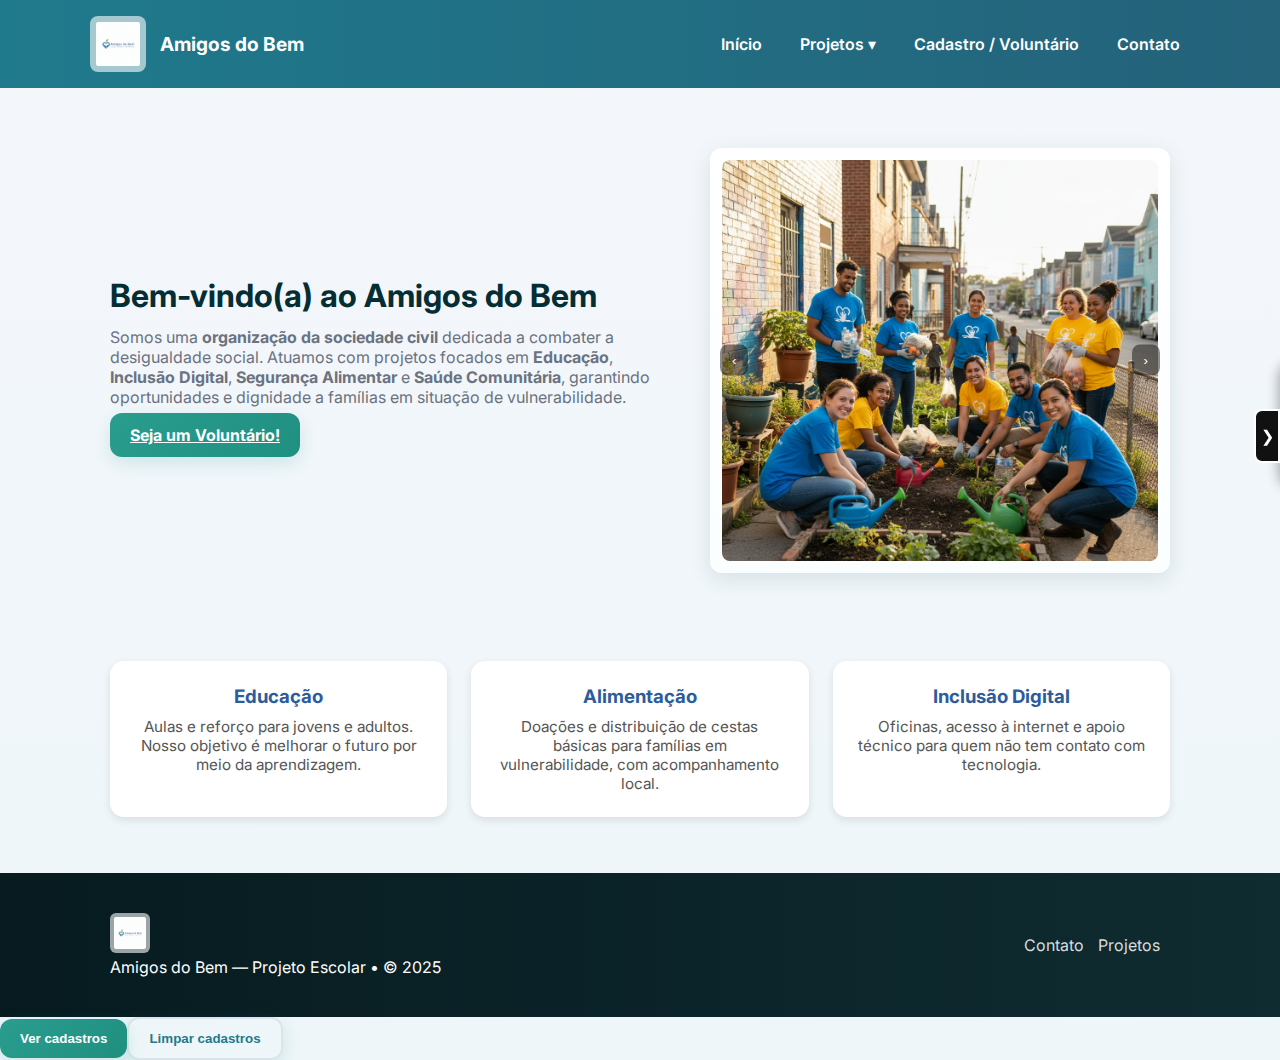
<file: HTML/index.html>
<!DOCTYPE html>
<html lang="pt-BR">
<head>
  <meta charset="UTF-8" />
  <meta name="viewport" content="width=device-width, initial-scale=1.0"/>
  <title>Amigos do Bem - Início</title>

  <link href="https://fonts.googleapis.com/css2?family=Inter:wght@300;400;600;700&display=swap" rel="stylesheet">

  <link rel="stylesheet" href="../CSS/style.css">
</head>
<body>
<header class="site-header" role="banner">
    <div class="container header-inner">
      <div class="brand">
        <img src="../IMG/logo.png" alt="Logo Amigos do Bem" class="logo" loading="lazy">
        <h1>Amigos do Bem</h1>
      </div>

      <button class="nav-toggle" aria-label="Abrir menu">☰</button>
      <div class="accessibility-drawer" id="accessibilityDrawer">
        <button id="drawerToggle" class="drawer-toggle">❯</button>

        <div class="drawer-content">
            <button id="toggle-dark" class="drawer-btn">🌙</button>
            <button id="toggle-contrast" class="drawer-btn">🌓</button>
        </div>
      </div>

      <nav class="main-nav">
        <ul>
          <li><a href="index.html" lang="pt">Início</a></li>
          <li class="has-submenu">
            <a href="projeto.html" aria-haspopup="true" aria-expanded="false">Projetos ▾</a>
            <ul class="submenu">
              <li><a href="projeto.html#educacao">Educação</a></li>
              <li><a href="projeto.html#alimentos">Alimentos</a></li>
              <li><a href="projeto.html#digital">Digital</a></li>
              <li><a href="projeto.html#saude">Saúde</a></li>
            </ul>
          </li>
          <li><a href="cadastro.html" lang="pt">Cadastro / Voluntário</a></li>
          <li><a href="contato.html" lang="pt">Contato</a></li>
        </ul>
      </nav>
    </div>
  </header>

  <main class="container" role="main">
    <section class="hero" aria-label="Introdução e Destaque">
      <div class="hero-info">
        <h2>Bem-vindo(a) ao Amigos do Bem</h2>
        <p>
          Somos uma
          <strong>organização da sociedade civil</strong> dedicada a combater a desigualdade social. Atuamos com projetos focados em
          <strong>Educação</strong>,
          <strong>Inclusão Digital</strong>,
          <strong>Segurança Alimentar</strong> e
          <strong>Saúde Comunitária</strong>,
          garantindo oportunidades e dignidade a famílias em situação de vulnerabilidade.
        </p>
        <a href="cadastro.html" class="btn">Seja um Voluntário!</a>
      </div>

      <div class="carousel" role="region" aria-label="Galeria de Destaques">
        <div class="carousel-track">
          <div class="carousel-item">
            <img src="../IMG/voluntariado.png" alt="Voluntários em ação em uma comunidade" loading="lazy">
          </div>
          <div class="carousel-item">
            <img src="../IMG/apoio_idosos.png" alt="Apoio a idosos" loading="lazy">
          </div>
          <div class="carousel-item">
            <img src="../IMG/criancas.png" alt="Crianças sorrindo em atividade escolar" loading="lazy">
          </div>
        </div>
        <button class="carousel-prev" aria-label="Anterior">‹</button>
        <button class="carousel-next" aria-label="Próximo">›</button>
      </div>
    </section>

    <section class="highlights" aria-label="Destaques">
      <div class="card highlight">
        <h3>Educação</h3>
        <p>Aulas e reforço para jovens e adultos. Nosso objetivo é melhorar o futuro por meio da aprendizagem.</p>
      </div>
      <div class="card highlight">
        <h3>Alimentação</h3>
        <p>Doações e distribuição de cestas básicas para famílias em vulnerabilidade, com acompanhamento local.</p>
      </div>
      <div class="card highlight">
        <h3>Inclusão Digital</h3>
        <p>Oficinas, acesso à internet e apoio técnico para quem não tem contato com tecnologia.</p>
      </div>
    </section>
  </main>

  <footer class="site-footer">
    <div class="container footer-inner">
      <div>
        <img src="../IMG/logo.png" alt="Logo" class="logo-sm" loading="lazy">
        <p>Amigos do Bem — Projeto Escolar • © 2025</p>
      </div>
      <div class="footer-links">
        <a href="contato.html">Contato</a>
        <a href="projeto.html">Projetos</a>
      </div>
    </div>
  </footer>
  <script src="../JS/script.js"></script> 
</body>
</html>
</file>
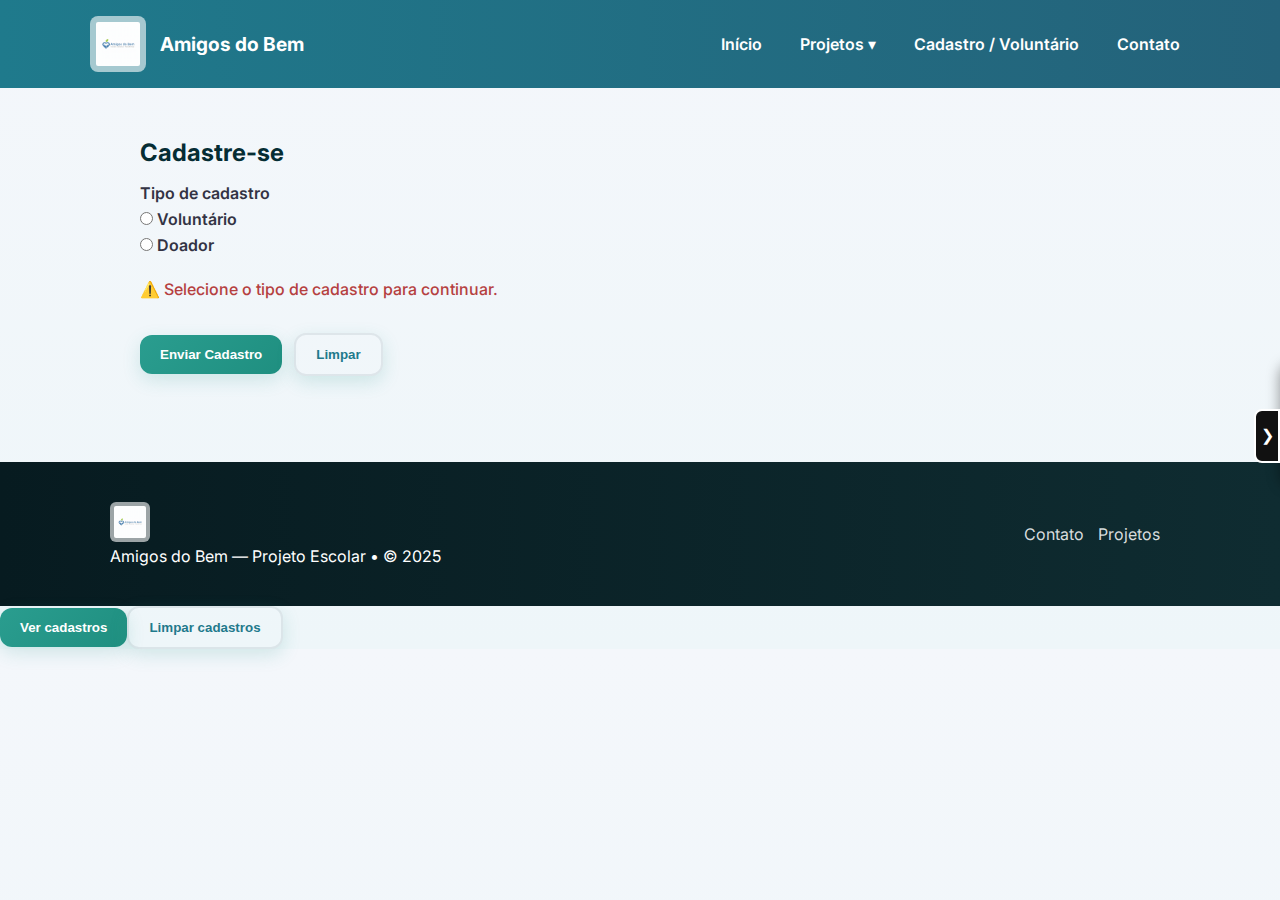
<file: HTML/cadastro.html>
<!DOCTYPE html>
<html lang="pt-BR">
<head>
  <meta charset="utf-8" />
  <meta name="viewport" content="width=device-width, initial-scale=1" />
  <title>Amigos do Bem - Cadastro de Voluntário</title>
  <link href="https://fonts.googleapis.com/css2?family=Inter:wght@300;400;600;700&display=swap" rel="stylesheet">
  <link rel="stylesheet" href="../CSS/style.min.css">
</head>
<body>
      <div class="accessibility-drawer" id="accessibilityDrawer">
        <button id="drawerToggle" class="drawer-toggle">❯</button>

        <div class="drawer-content">
            <button id="toggle-dark" class="drawer-btn">🌙</button>
            <button id="toggle-contrast" class="drawer-btn">🌓</button>
        </div>
      </div>
<header class="site-header" role="banner">
    <div class="container header-inner">
      <div class="brand">
        <img src="../IMG/logo.png" alt="Logo Amigos do Bem" class="logo" loading="lazy">
        <h1>Amigos do Bem</h1>
      </div>
      <button class="nav-toggle" aria-label="Abrir menu">☰</button>
      <nav class="main-nav">
        <ul>
          <li><a href="index.html" lang="pt">Início</a></li>
          <li class="has-submenu">
            <a href="projeto.html" aria-haspopup="true" aria-expanded="false">Projetos ▾</a>
            <ul class="submenu">
              <li><a href="projeto.html#educacao">Educação</a></li>
              <li><a href="projeto.html#alimentos">Alimentos</a></li>
              <li><a href="projeto.html#digital">Digital</a></li>
              <li><a href="projeto.html#saude">Saúde</a></li>
            </ul>
          </li>
          <li><a href="cadastro.html" lang="pt">Cadastro / Voluntário</a></li>
          <li><a href="contato.html" lang="pt">Contato</a></li>
        </ul>
      </nav>
    </div>
  </header>

  <main class="container" role="main">
    <section class="form-section">
      <h2>Cadastre-se</h2>

      <form id="cadastroForm" novalidate>
        <div class="form-group tipo-cadastro">
          <label>Tipo de cadastro</label>
          <div class="radio-group">
            <label><input type="radio" name="tipo" value="voluntario" required> Voluntário</label>
            <label><input type="radio" name="tipo" value="doador"> Doador</label>
          </div>
        </div>

        <p id="avisoSelecao" style="color: rgb(181, 64, 64); font-weight: 500; display: block; margin-bottom: 1em;">
          ⚠️ Selecione o tipo de cadastro para continuar.
        </p>

        <fieldset id="dadosPessoaisFieldset" style="display:none;">

           <p id="avisoObrigatorio" style="color: rgb(181, 64, 64); font-weight: 500; display: block; margin-bottom: 1em;">
              ⚠️ Todos os campos abaixo são obrigatórios.
            </p>

          <legend>Dados Pessoais</legend>

          <label for="nome">Nome Completo</label>
          <input type="text" id="nome" name="nome" required placeholder="Seu nome completo">

          <label for="email">E-mail</label>
          <input type="email" id="email" name="email" required placeholder="seuemail@exemplo.com">

          <label for="cpf">CPF</label>
          <input type="text" id="cpf" name="cpf" required placeholder="000.000.000-00" inputmode="numeric" maxlength="14">

          <label for="telefone">Telefone</label>
          <input type="tel" id="telefone" name="telefone" required placeholder="(00) 90000-0000" inputmode="tel" maxlength="15">
          
          <label for="data_nascimento">Data de Nascimento</label>
          <input type="date" id="data_nascimento" name="data_nascimento" required>
        </fieldset>

        <fieldset id="enderecoFieldset" style="display:none;">
            <legend>Endereço</legend>

          <label for="cep">CEP</label>
          <input type="text" id="cep" name="cep" required placeholder="00000-000" inputmode="numeric" maxlength="9">

          <label for="endereco">Endereço</label>
          <input type="text" id="endereco" name="endereco" required placeholder="Rua, número e complemento">
          
          <label for="bairro">Bairro</label>
          <input type="text" id="bairro" name="bairro" required placeholder="Seu bairro">
            
          <label for="cidade">Cidade</label>
          <input type="text" id="cidade" name="cidade" required placeholder="Sua cidade">
          
          <label for="estado">Estado</label>
          <select id="estado" name="estado" required>
            <option value="">Selecione o Estado</option>
            <option value="AC">Acre</option>
            <option value="AL">Alagoas</option>
            <option value="AP">Amapá</option>
            <option value="AM">Amazonas</option>
            <option value="BA">Bahia</option>
            <option value="CE">Ceará</option>
            <option value="DF">Distrito Federal</option>
            <option value="ES">Espírito Santo</option>
            <option value="GO">Goiás</option>
            <option value="MA">Maranhão</option>
            <option value="MT">Mato Grosso</option>
            <option value="MS">Mato Grosso do Sul</option>
            <option value="MG">Minas Gerais</option>
            <option value="PA">Pará</option>
            <option value="PB">Paraíba</option>
            <option value="PR">Paraná</option>
            <option value="PE">Pernambuco</option>
            <option value="PI">Piauí</option>
            <option value="RJ">Rio de Janeiro</option>
            <option value="RN">Rio Grande do Norte</option>
            <option value="RS">Rio Grande do Sul</option>
            <option value="RO">Rondônia</option>
            <option value="RR">Roraima</option>
            <option value="SC">Santa Catarina</option>
            <option value="SP">São Paulo</option>
            <option value="SE">Sergipe</option>
            <option value="TO">Tocantins</option>
          </select>

        </fieldset>

        <fieldset id="infoAdicional" style="display:none;">
          <legend>Informações Adicionais</legend>
          
          <div id="areaInteresseContainer" style="display:none;">
            <label for="area">Área de interesse</label>
            <select id="area" name="area">
              <option value="">Selecione uma área</option>
              <option>Educação</option>
              <option>Alimentos</option>
              <option>Inclusão digital</option>
              <option>Administração</option>
            </select>
          </div>

          <div id="valorDoacaoContainer" style="display:none;">
            <label for="valor_doacao">Valor da doação (R$)</label>
            <input type="number" id="valor_doacao" name="valor_doacao" min="1" step="0.01" placeholder="Ex: 50.00">
          </div>

          <label for="mensagem" id="mensagemLabel">Por que deseja participar?</label>
          <textarea id="mensagem" name="mensagem" rows="4" placeholder="Conte-nos sua motivação..." required></textarea>
        </fieldset>

        <div class="form-actions">
          <button type="submit" class="btn">Enviar Cadastro</button>
          <button type="reset" class="btn btn-ghost">Limpar</button>
        </div>
      </form>

      <!-- Espaço para a listagem (renderizada pelo script) -->
      <div id="lista-voluntarios" style="display:none;"></div>
      
    </section>
  </main>

  <footer class="site-footer">
    <div class="container footer-inner">
      <div>
        <img src="../IMG/logo.png" alt="Logo" class="logo-sm" loading="lazy">
        <p>Amigos do Bem — Projeto Escolar • © 2025</p>
      </div>
      <div class="footer-links">
        <a href="contato.html">Contato</a>
        <a href="projeto.html">Projetos</a>
      </div>
    </div>
  </footer>
  <script src="../JS/script.min.js"></script>
</body>
</html>
</file>
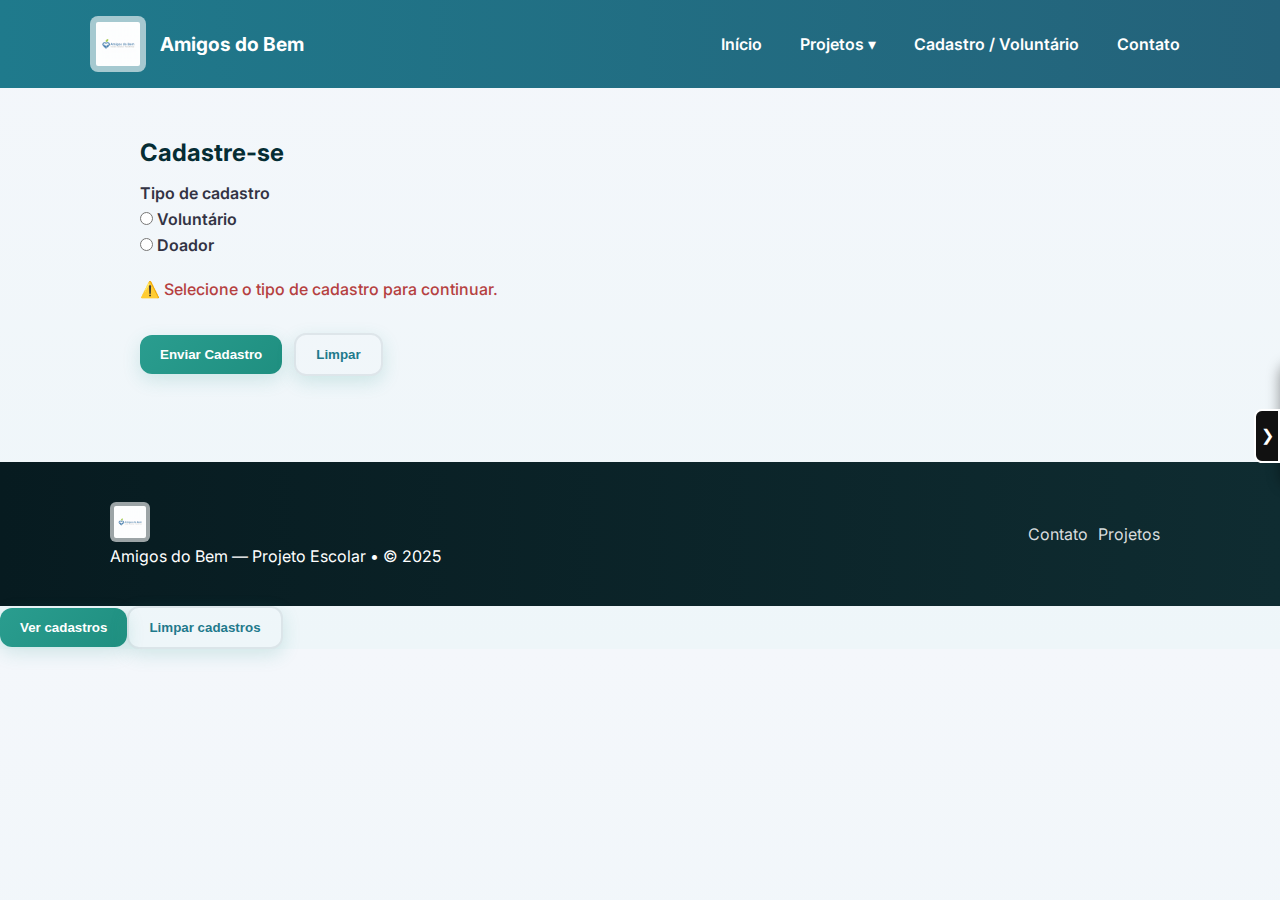
<file: HTML/cadastro.min.html>
<!DOCTYPE html><html lang="pt-BR"><head><meta charset="utf-8" /><meta name="viewport" content="width=device-width, initial-scale=1" /><title>Amigos do Bem - Cadastro de Voluntário</title><link href="https://fonts.googleapis.com/css2?family=Inter:wght@300;400;600;700&display=swap" rel="stylesheet"><link rel="stylesheet" href="../CSS/style.min.css"></head><body><div class="accessibility-drawer" id="accessibilityDrawer"><button id="drawerToggle" class="drawer-toggle">❯</button><div class="drawer-content"><button id="toggle-dark" class="drawer-btn">🌙</button><button id="toggle-contrast" class="drawer-btn">🌓</button></div></div><header class="site-header" role="banner"><div class="container header-inner"><div class="brand"><img src="../IMG/logo.png" alt="Logo Amigos do Bem" class="logo" loading="lazy"><h1>Amigos do Bem</h1></div><button class="nav-toggle" aria-label="Abrir menu">☰</button><nav class="main-nav"><ul><li><a href="index.html" lang="pt">Início</a></li><li class="has-submenu"><a href="projeto.html" aria-haspopup="true" aria-expanded="false">Projetos ▾</a><ul class="submenu"><li><a href="projeto.html#educacao">Educação</a></li><li><a href="projeto.html#alimentos">Alimentos</a></li><li><a href="projeto.html#digital">Digital</a></li><li><a href="projeto.html#saude">Saúde</a></li></ul></li><li><a href="cadastro.html" lang="pt">Cadastro / Voluntário</a></li><li><a href="contato.html" lang="pt">Contato</a></li></ul></nav></div></header><main class="container" role="main"><section class="form-section"><h2>Cadastre-se</h2><form id="cadastroForm" novalidate><div class="form-group tipo-cadastro"><label>Tipo de cadastro</label><div class="radio-group"><label><input type="radio" name="tipo" value="voluntario" required> Voluntário</label><label><input type="radio" name="tipo" value="doador"> Doador</label></div></div><p id="avisoSelecao" style="color: rgb(181, 64, 64); font-weight: 500; display: block; margin-bottom: 1em;"> ⚠️ Selecione o tipo de cadastro para continuar. </p><fieldset id="dadosPessoaisFieldset" style="display:none;"><p id="avisoObrigatorio" style="color: rgb(181, 64, 64); font-weight: 500; display: block; margin-bottom: 1em;"> ⚠️ Todos os campos abaixo são obrigatórios. </p><legend>Dados Pessoais</legend><label for="nome">Nome Completo</label><input type="text" id="nome" name="nome" required placeholder="Seu nome completo"><label for="email">E-mail</label><input type="email" id="email" name="email" required placeholder="seuemail@exemplo.com"><label for="cpf">CPF</label><input type="text" id="cpf" name="cpf" required placeholder="000.000.000-00" inputmode="numeric" maxlength="14"><label for="telefone">Telefone</label><input type="tel" id="telefone" name="telefone" required placeholder="(00) 90000-0000" inputmode="tel" maxlength="15"><label for="data_nascimento">Data de Nascimento</label><input type="date" id="data_nascimento" name="data_nascimento" required></fieldset><fieldset id="enderecoFieldset" style="display:none;"><legend>Endereço</legend><label for="cep">CEP</label><input type="text" id="cep" name="cep" required placeholder="00000-000" inputmode="numeric" maxlength="9"><label for="endereco">Endereço</label><input type="text" id="endereco" name="endereco" required placeholder="Rua, número e complemento"><label for="bairro">Bairro</label><input type="text" id="bairro" name="bairro" required placeholder="Seu bairro"><label for="cidade">Cidade</label><input type="text" id="cidade" name="cidade" required placeholder="Sua cidade"><label for="estado">Estado</label><select id="estado" name="estado" required><option value="">Selecione o Estado</option><option value="AC">Acre</option><option value="AL">Alagoas</option><option value="AP">Amapá</option><option value="AM">Amazonas</option><option value="BA">Bahia</option><option value="CE">Ceará</option><option value="DF">Distrito Federal</option><option value="ES">Espírito Santo</option><option value="GO">Goiás</option><option value="MA">Maranhão</option><option value="MT">Mato Grosso</option><option value="MS">Mato Grosso do Sul</option><option value="MG">Minas Gerais</option><option value="PA">Pará</option><option value="PB">Paraíba</option><option value="PR">Paraná</option><option value="PE">Pernambuco</option><option value="PI">Piauí</option><option value="RJ">Rio de Janeiro</option><option value="RN">Rio Grande do Norte</option><option value="RS">Rio Grande do Sul</option><option value="RO">Rondônia</option><option value="RR">Roraima</option><option value="SC">Santa Catarina</option><option value="SP">São Paulo</option><option value="SE">Sergipe</option><option value="TO">Tocantins</option></select></fieldset><fieldset id="infoAdicional" style="display:none;"><legend>Informações Adicionais</legend><div id="areaInteresseContainer" style="display:none;"><label for="area">Área de interesse</label><select id="area" name="area"><option value="">Selecione uma área</option><option>Educação</option><option>Alimentos</option><option>Inclusão digital</option><option>Administração</option></select></div><div id="valorDoacaoContainer" style="display:none;"><label for="valor_doacao">Valor da doação (R$)</label><input type="number" id="valor_doacao" name="valor_doacao" min="1" step="0.01" placeholder="Ex: 50.00"></div><label for="mensagem" id="mensagemLabel">Por que deseja participar?</label><textarea id="mensagem" name="mensagem" rows="4" placeholder="Conte-nos sua motivação..." required></textarea></fieldset><div class="form-actions"><button type="submit" class="btn">Enviar Cadastro</button><button type="reset" class="btn btn-ghost">Limpar</button></div></form><div id="lista-voluntarios" style="display:none;"></div></section></main><footer class="site-footer"><div class="container footer-inner"><div><img src="../IMG/logo.png" alt="Logo" class="logo-sm" loading="lazy"><p>Amigos do Bem — Projeto Escolar • © 2025</p></div><div class="footer-links"><a href="contato.html">Contato</a><a href="projeto.html">Projetos</a></div></div></footer><script src="../JS/script.min.js"></script></body></html>
</file>
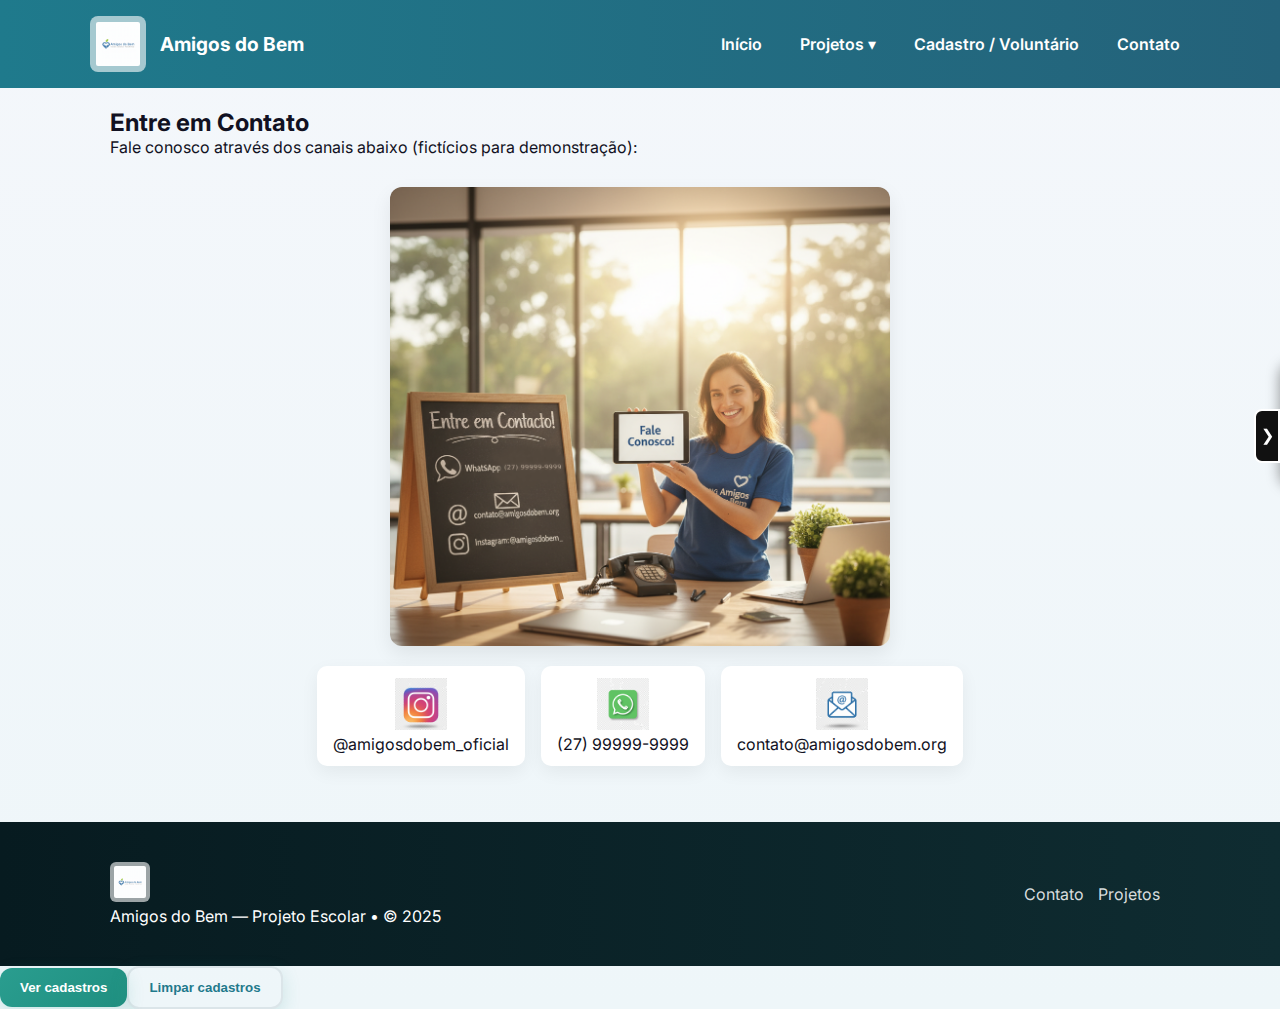
<file: HTML/contato.html>
<!DOCTYPE html>
<html lang="pt-BR">
<head>
  <meta charset="utf-8" />
  <meta name="viewport" content="width=device-width, initial-scale=1" />
  <title>Amigos do Bem - Contato</title>
  <link href="https://fonts.googleapis.com/css2?family=Inter:wght@300;400;600;700&display=swap" rel="stylesheet">
  <link rel="stylesheet" href="../CSS/style.css">
</head>
<body>
      <div class="accessibility-drawer" id="accessibilityDrawer">
        <button id="drawerToggle" class="drawer-toggle">❯</button>

        <div class="drawer-content">
            <button id="toggle-dark" class="drawer-btn">🌙</button>
            <button id="toggle-contrast" class="drawer-btn">🌓</button>
        </div>
      </div>
<header class="site-header" role="banner">
    <div class="container header-inner">
      <div class="brand">
        <img src="../IMG/logo.png" alt="Logo Amigos do Bem" class="logo" loading="lazy">
        <h1>Amigos do Bem</h1>
      </div>
      <button class="nav-toggle" aria-label="Abrir menu">☰</button>
      <nav class="main-nav">
        <ul>
          <li><a href="index.html" lang="pt">Início</a></li>
          <li class="has-submenu">
            <a href="projeto.html" aria-haspopup="true" aria-expanded="false">Projetos ▾</a>
            <ul class="submenu">
              <li><a href="projeto.html#educacao">Educação</a></li>
              <li><a href="projeto.html#alimentos">Alimentos</a></li>
              <li><a href="projeto.html#digital">Digital</a></li>
              <li><a href="projeto.html#saude">Saúde</a></li>
            </ul>
          </li>
          <li><a href="cadastro.html" lang="pt">Cadastro / Voluntário</a></li>
          <li><a href="contato.html" lang="pt">Contato</a></li>
        </ul>
      </nav>
    </div>
  </header>

  <main class="container" role="main">
    <section class="contact">
      <h2>Entre em Contato</h2>
      <p>Fale conosco através dos canais abaixo (fictícios para demonstração):</p>

      <div class="contact-image">
        <img src="../IMG/contato.png" alt="Equipe Amigos do Bem em ação" class="img-contato" loading="lazy">
      </div>

      <div class="contact-grid">
        <div class="contact-item">
          <img src="../IMG/instagram.png" alt="Instagram" loading="lazy">
          <p>@amigosdobem_oficial</p>
        </div>
        <div class="contact-item">
          <img src="../IMG/whatsapp.png" alt="WhatsApp" loading="lazy">
          <p>(27) 99999-9999</p>
        </div>
        <div class="contact-item">
          <img src="../IMG/email.png" alt="Email" loading="lazy">
          <p>contato@amigosdobem.org</p>
        </div>
      </div>
    </section>
  </main>

  <footer class="site-footer">
    <div class="container footer-inner">
      <div>
        <img src="../IMG/logo.png" alt="Logo" class="logo-sm" loading="lazy">
        <p>Amigos do Bem — Projeto Escolar • © 2025</p>
      </div>
      <div class="footer-links">
        <a href="contato.html">Contato</a>
        <a href="projeto.html">Projetos</a>
      </div>
    </div>
  </footer>
  <script src="../JS/script.js"></script>
</body>
</html>
</file>
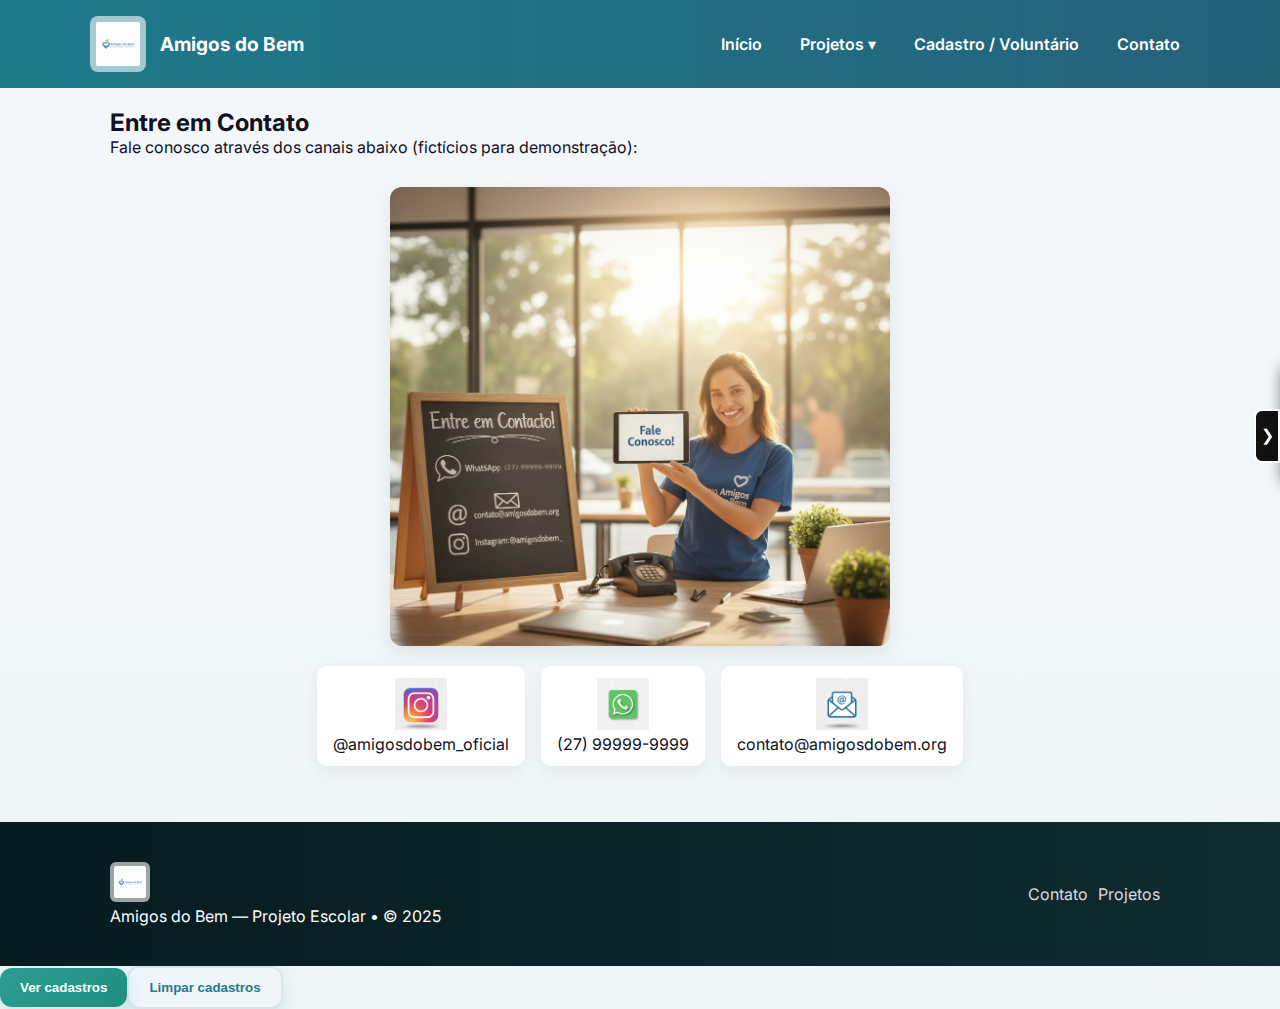
<file: HTML/contato.min.html>
<!DOCTYPE html><html lang="pt-BR"><head><meta charset="utf-8" /><meta name="viewport" content="width=device-width, initial-scale=1" /><title>Amigos do Bem - Contato</title><link href="https://fonts.googleapis.com/css2?family=Inter:wght@300;400;600;700&display=swap" rel="stylesheet"><link rel="stylesheet" href="../CSS/style.min.css"></head><body><div class="accessibility-drawer" id="accessibilityDrawer"><button id="drawerToggle" class="drawer-toggle">❯</button><div class="drawer-content"><button id="toggle-dark" class="drawer-btn">🌙</button><button id="toggle-contrast" class="drawer-btn">🌓</button></div></div><header class="site-header" role="banner"><div class="container header-inner"><div class="brand"><img src="../IMG/logo.png" alt="Logo Amigos do Bem" class="logo" loading="lazy"><h1>Amigos do Bem</h1></div><button class="nav-toggle" aria-label="Abrir menu">☰</button><nav class="main-nav"><ul><li><a href="index.html" lang="pt">Início</a></li><li class="has-submenu"><a href="projeto.html" aria-haspopup="true" aria-expanded="false">Projetos ▾</a><ul class="submenu"><li><a href="projeto.html#educacao">Educação</a></li><li><a href="projeto.html#alimentos">Alimentos</a></li><li><a href="projeto.html#digital">Digital</a></li><li><a href="projeto.html#saude">Saúde</a></li></ul></li><li><a href="cadastro.html" lang="pt">Cadastro / Voluntário</a></li><li><a href="contato.html" lang="pt">Contato</a></li></ul></nav></div></header><main class="container" role="main"><section class="contact"><h2>Entre em Contato</h2><p>Fale conosco através dos canais abaixo (fictícios para demonstração):</p><div class="contact-image"><img src="../IMG/contato.png" alt="Equipe Amigos do Bem em ação" class="img-contato" loading="lazy"></div><div class="contact-grid"><div class="contact-item"><img src="../IMG/instagram.png" alt="Instagram" loading="lazy"><p>@amigosdobem_oficial</p></div><div class="contact-item"><img src="../IMG/whatsapp.png" alt="WhatsApp" loading="lazy"><p>(27) 99999-9999</p></div><div class="contact-item"><img src="../IMG/email.png" alt="Email" loading="lazy"><p>contato@amigosdobem.org</p></div></div></section></main><footer class="site-footer"><div class="container footer-inner"><div><img src="../IMG/logo.png" alt="Logo" class="logo-sm" loading="lazy"><p>Amigos do Bem — Projeto Escolar • © 2025</p></div><div class="footer-links"><a href="contato.html">Contato</a><a href="projeto.html">Projetos</a></div></div></footer><script src="../JS/script.min.js"></script></body></html>
</file>
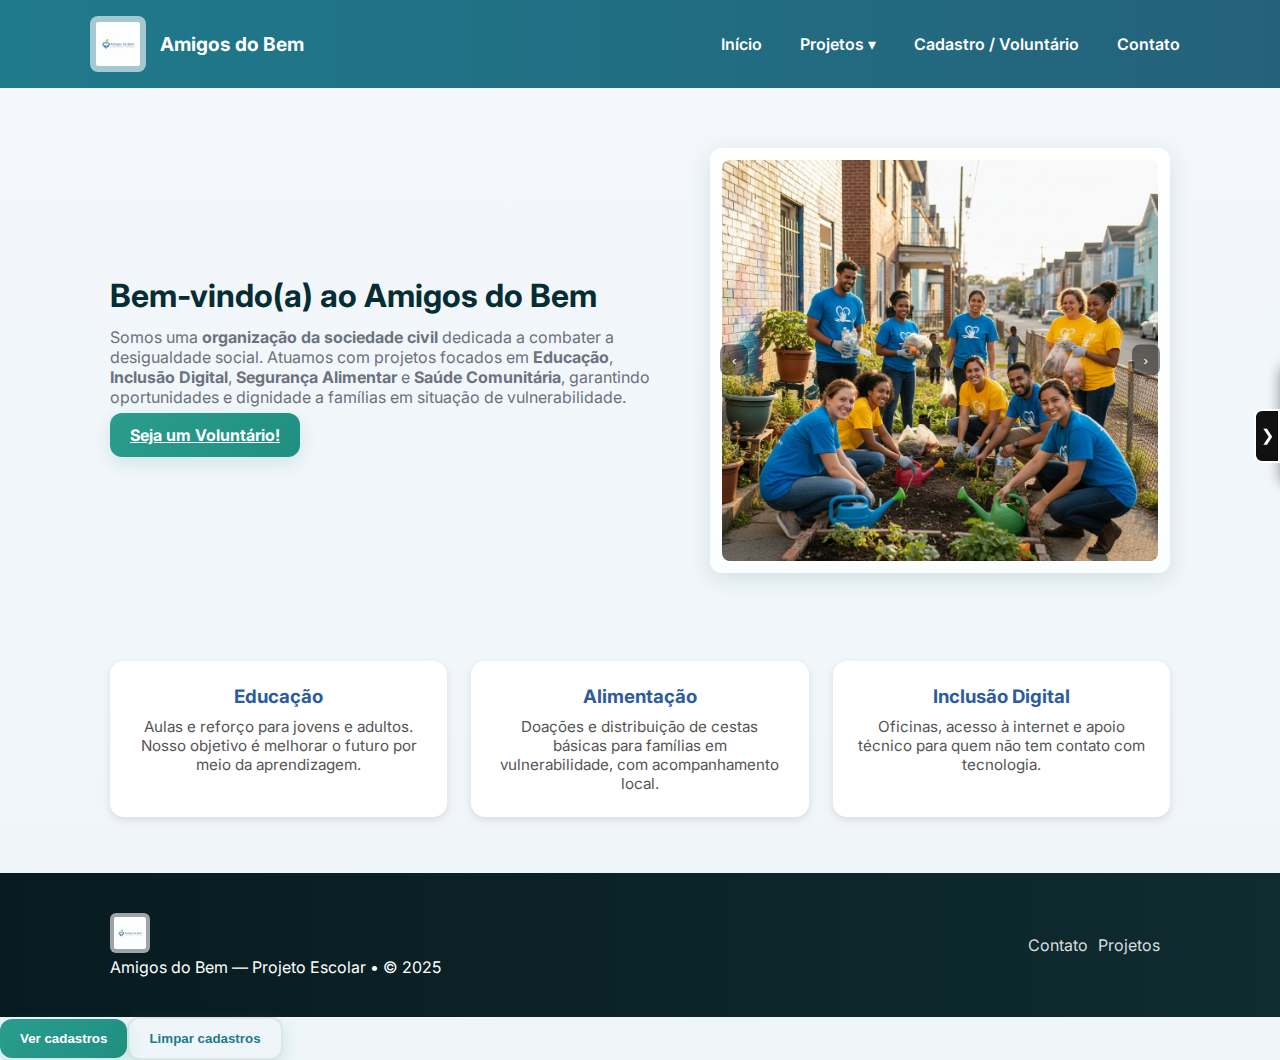
<file: HTML/index.min.html>
<!DOCTYPE html><html lang="pt-BR"><head><meta charset="UTF-8" /><meta name="viewport" content="width=device-width, initial-scale=1.0"/><title>Amigos do Bem - Início</title><link href="https://fonts.googleapis.com/css2?family=Inter:wght@300;400;600;700&display=swap" rel="stylesheet"><link rel="stylesheet" href="../CSS/style.min.css"></head><body><header class="site-header" role="banner"><div class="container header-inner"><div class="brand"><img src="../IMG/logo.png" alt="Logo Amigos do Bem" class="logo" loading="lazy"><h1>Amigos do Bem</h1></div><button class="nav-toggle" aria-label="Abrir menu">☰</button><div class="accessibility-drawer" id="accessibilityDrawer"><button id="drawerToggle" class="drawer-toggle">❯</button><div class="drawer-content"><button id="toggle-dark" class="drawer-btn">🌙</button><button id="toggle-contrast" class="drawer-btn">🌓</button></div></div><nav class="main-nav"><ul><li><a href="index.html" lang="pt">Início</a></li><li class="has-submenu"><a href="projeto.html" aria-haspopup="true" aria-expanded="false">Projetos ▾</a><ul class="submenu"><li><a href="projeto.html#educacao">Educação</a></li><li><a href="projeto.html#alimentos">Alimentos</a></li><li><a href="projeto.html#digital">Digital</a></li><li><a href="projeto.html#saude">Saúde</a></li></ul></li><li><a href="cadastro.html" lang="pt">Cadastro / Voluntário</a></li><li><a href="contato.html" lang="pt">Contato</a></li></ul></nav></div></header><main class="container" role="main"><section class="hero" aria-label="Introdução e Destaque"><div class="hero-info"><h2>Bem-vindo(a) ao Amigos do Bem</h2><p> Somos uma <strong>organização da sociedade civil</strong> dedicada a combater a desigualdade social. Atuamos com projetos focados em <strong>Educação</strong>, <strong>Inclusão Digital</strong>, <strong>Segurança Alimentar</strong> e <strong>Saúde Comunitária</strong>, garantindo oportunidades e dignidade a famílias em situação de vulnerabilidade. </p><a href="cadastro.html" class="btn">Seja um Voluntário!</a></div><div class="carousel" role="region" aria-label="Galeria de Destaques"><div class="carousel-track"><div class="carousel-item"><img src="../IMG/voluntariado.png" alt="Voluntários em ação em uma comunidade" loading="lazy"></div><div class="carousel-item"><img src="../IMG/apoio_idosos.png" alt="Apoio a idosos" loading="lazy"></div><div class="carousel-item"><img src="../IMG/criancas.png" alt="Crianças sorrindo em atividade escolar" loading="lazy"></div></div><button class="carousel-prev" aria-label="Anterior">‹</button><button class="carousel-next" aria-label="Próximo">›</button></div></section><section class="highlights" aria-label="Destaques"><div class="card highlight"><h3>Educação</h3><p>Aulas e reforço para jovens e adultos. Nosso objetivo é melhorar o futuro por meio da aprendizagem.</p></div><div class="card highlight"><h3>Alimentação</h3><p>Doações e distribuição de cestas básicas para famílias em vulnerabilidade, com acompanhamento local.</p></div><div class="card highlight"><h3>Inclusão Digital</h3><p>Oficinas, acesso à internet e apoio técnico para quem não tem contato com tecnologia.</p></div></section></main><footer class="site-footer"><div class="container footer-inner"><div><img src="../IMG/logo.png" alt="Logo" class="logo-sm" loading="lazy"><p>Amigos do Bem — Projeto Escolar • © 2025</p></div><div class="footer-links"><a href="contato.html">Contato</a><a href="projeto.html">Projetos</a></div></div></footer><script src="../JS/script.min.js"></script></body></html>
</file>
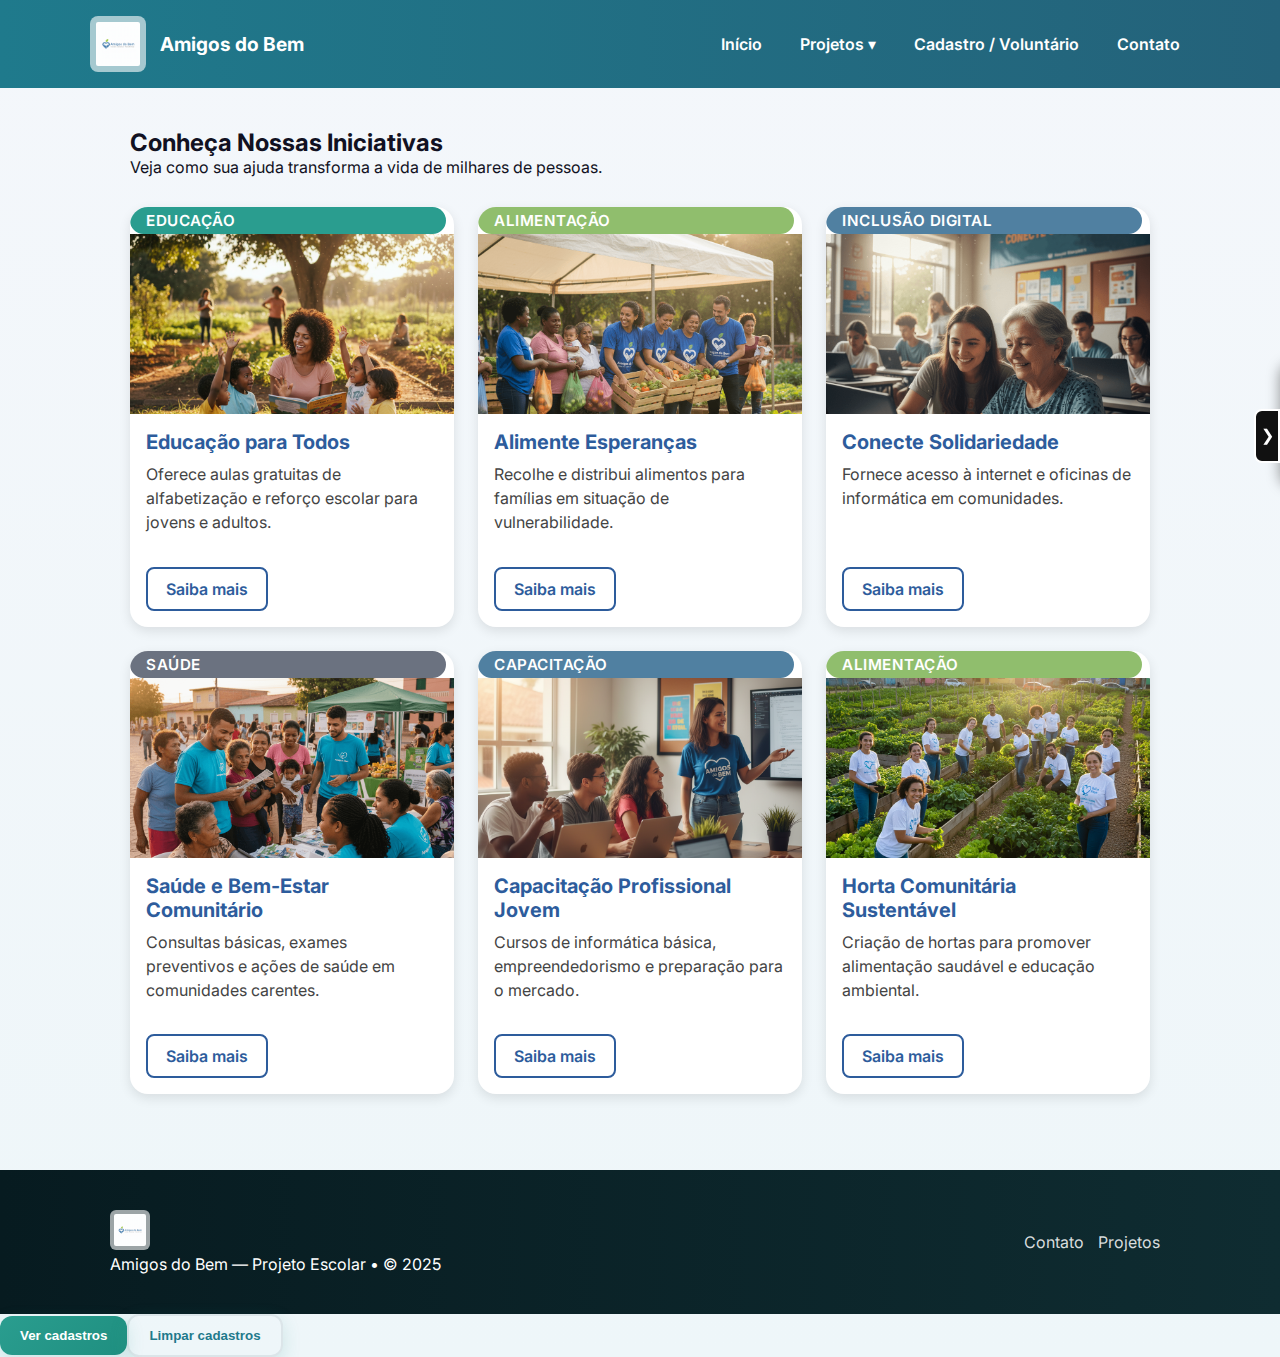
<file: HTML/projeto.html>
<!DOCTYPE html>
<html lang="pt-BR">
<head>
  <meta charset="utf-8" />
  <meta name="viewport" content="width=device-width, initial-scale=1" />
  <title>Amigos do Bem - Projetos</title>
  <link href="https://fonts.googleapis.com/css2?family=Inter:wght@300;400;600;700&display=swap" rel="stylesheet">
  <link rel="stylesheet" href="../CSS/style.css">
</head>
<body>
      <div class="accessibility-drawer" id="accessibilityDrawer">
        <button id="drawerToggle" class="drawer-toggle">❯</button>

        <div class="drawer-content">
            <button id="toggle-dark" class="drawer-btn">🌙</button>
            <button id="toggle-contrast" class="drawer-btn">🌓</button>
        </div>
      </div>

<header class="site-header" role="banner">
    <div class="container header-inner">
      <div class="brand">
        <img src="../IMG/logo.png" alt="Logo Amigos do Bem" class="logo" loading="lazy">
        <h1>Amigos do Bem</h1>
      </div>
      <button class="nav-toggle" aria-label="Abrir menu">☰</button>
      <nav class="main-nav">
        <ul>
          <li><a href="index.html" lang="pt">Início</a></li>
          <li class="has-submenu">
            <a href="projeto.html" aria-haspopup="true" aria-expanded="false">Projetos ▾</a>
            <ul class="submenu">
              <li><a href="projeto.html#educacao">Educação</a></li>
              <li><a href="projeto.html#alimentos">Alimentos</a></li>
              <li><a href="projeto.html#digital">Digital</a></li>
              <li><a href="projeto.html#saude">Saúde</a></li>
            </ul>
          </li>
          <li><a href="cadastro.html" lang="pt">Cadastro / Voluntário</a></li>
          <li><a href="contato.html" lang="pt">Contato</a></li>
        </ul>
      </nav>
    </div>
  </header>

  <main class="container" role="main">
    <section class="projects container">
      <h2>Conheça Nossas Iniciativas</h2>
      <p>Veja como sua ajuda transforma a vida de milhares de pessoas.</p>

        <div class="grid-12">

          <article class="project-card col-4" id="educacao" role="article">
            <span class="badge badge-educacao">Educação</span>
            <img src="../IMG/educacao.png" alt="Aula de alfabetização" loading="lazy">
            <div class="card-body">
              <h3>Educação para Todos</h3>
              <p>Oferece aulas gratuitas de alfabetização e reforço escolar para jovens e adultos.</p>
              <a class="btn-outline" href="contato.html" lang="pt">Saiba mais</a>
            </div>
          </article>

          <article class="project-card col-4" id="alimentos" role="article">
            <span class="badge badge-alimentos">Alimentação</span>
            <img src="../IMG/alimentos.png" alt="Distribuição de alimentos" loading="lazy">
            <div class="card-body">
              <h3>Alimente Esperanças</h3>
              <p>Recolhe e distribui alimentos para famílias em situação de vulnerabilidade. </p>
              <a class="btn-outline" href="contato.html" lang="pt">Saiba mais</a>
            </div>
          </article>

          <article class="project-card col-4" id="digital" role="article">
            <span class="badge badge-digital">Inclusão Digital</span>
            <img src="../IMG/internet.png" alt="Inclusão digital em comunidades carentes" loading="lazy">
            <div class="card-body">
              <h3>Conecte Solidariedade</h3>
              <p>Fornece acesso à internet e oficinas de informática em comunidades.</p>
              <a class="btn-outline" href="contato.html" lang="pt">Saiba mais</a>
            </div>
          </article>

          <article class="project-card col-4" id="saude" role="article">
            <span class="badge badge-saude">Saúde</span>
            <img src="../IMG/saude.png" alt="Mutirão de saúde com exames básicos" loading="lazy">
            <div class="card-body">
              <h3>Saúde e Bem-Estar Comunitário</h3>
              <p>Consultas básicas, exames preventivos e ações de saúde em comunidades carentes.</p>
              <a class="btn-outline" href="contato.html" lang="pt">Saiba mais</a>
            </div>
          </article>

          <article class="project-card col-4" id="digital2" role="article">
            <span class="badge badge-digital">Capacitação</span>
            <img src="../IMG/capacitacao.png" alt="Workshop profissional para jovens" loading="lazy">
            <div class="card-body">
              <h3>Capacitação Profissional Jovem</h3>
              <p>Cursos de informática básica, empreendedorismo e preparação para o mercado.</p>
              <a class="btn-outline" href="contato.html" lang="pt">Saiba mais</a>
            </div>
          </article>

          <article class="project-card col-4" id="alimentos2" role="article">
            <span class="badge badge-alimentos">Alimentação</span>
            <img src="../IMG/horta.png" alt="Moradores cuidando de horta comunitária" loading="lazy">
            <div class="card-body">
              <h3>Horta Comunitária Sustentável</h3>
              <p>Criação de hortas para promover alimentação saudável e educação ambiental.</p>
              <a class="btn-outline" href="contato.html" lang="pt">Saiba mais</a>
            </div>
          </article>

        </div>
    </section>
  </main>

  <footer class="site-footer">
    <div class="container footer-inner">
      <div>
        <img src="../IMG/logo.png" alt="Logo" class="logo-sm" loading="lazy">
        <p>Amigos do Bem — Projeto Escolar • © 2025</p>
      </div>
      <div class="footer-links">
        <a href="contato.html">Contato</a>
        <a href="projeto.html">Projetos</a>
      </div>
    </div>
  </footer>
  <script src="../JS/script.js"></script>
</body>
</html>
</file>
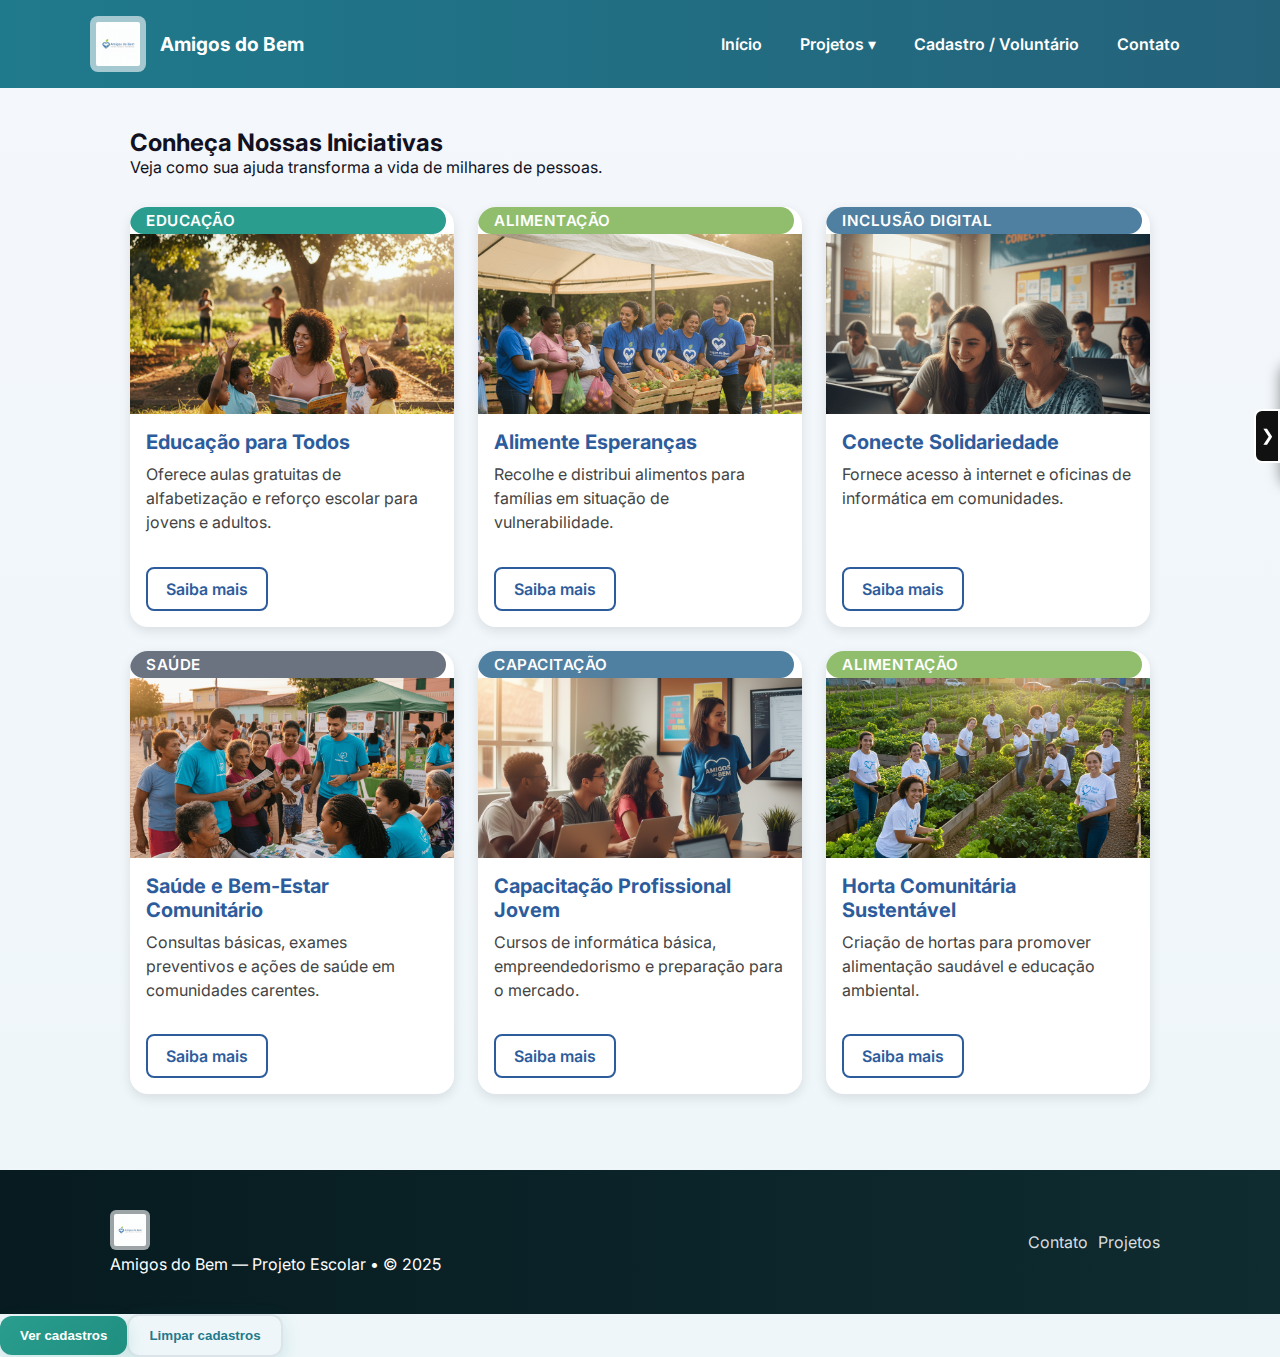
<file: HTML/projeto.min.html>
<!DOCTYPE html><html lang="pt-BR"><head><meta charset="utf-8" /><meta name="viewport" content="width=device-width, initial-scale=1" /><title>Amigos do Bem - Projetos</title><link href="https://fonts.googleapis.com/css2?family=Inter:wght@300;400;600;700&display=swap" rel="stylesheet"><link rel="stylesheet" href="../CSS/style.min.css"></head><body><div class="accessibility-drawer" id="accessibilityDrawer"><button id="drawerToggle" class="drawer-toggle">❯</button><div class="drawer-content"><button id="toggle-dark" class="drawer-btn">🌙</button><button id="toggle-contrast" class="drawer-btn">🌓</button></div></div><header class="site-header" role="banner"><div class="container header-inner"><div class="brand"><img src="../IMG/logo.png" alt="Logo Amigos do Bem" class="logo" loading="lazy"><h1>Amigos do Bem</h1></div><button class="nav-toggle" aria-label="Abrir menu">☰</button><nav class="main-nav"><ul><li><a href="index.html" lang="pt">Início</a></li><li class="has-submenu"><a href="projeto.html" aria-haspopup="true" aria-expanded="false">Projetos ▾</a><ul class="submenu"><li><a href="projeto.html#educacao">Educação</a></li><li><a href="projeto.html#alimentos">Alimentos</a></li><li><a href="projeto.html#digital">Digital</a></li><li><a href="projeto.html#saude">Saúde</a></li></ul></li><li><a href="cadastro.html" lang="pt">Cadastro / Voluntário</a></li><li><a href="contato.html" lang="pt">Contato</a></li></ul></nav></div></header><main class="container" role="main"><section class="projects container"><h2>Conheça Nossas Iniciativas</h2><p>Veja como sua ajuda transforma a vida de milhares de pessoas.</p><div class="grid-12"><article class="project-card col-4" id="educacao" role="article"><span class="badge badge-educacao">Educação</span><img src="../IMG/educacao.png" alt="Aula de alfabetização" loading="lazy"><div class="card-body"><h3>Educação para Todos</h3><p>Oferece aulas gratuitas de alfabetização e reforço escolar para jovens e adultos.</p><a class="btn-outline" href="contato.html" lang="pt">Saiba mais</a></div></article><article class="project-card col-4" id="alimentos" role="article"><span class="badge badge-alimentos">Alimentação</span><img src="../IMG/alimentos.png" alt="Distribuição de alimentos" loading="lazy"><div class="card-body"><h3>Alimente Esperanças</h3><p>Recolhe e distribui alimentos para famílias em situação de vulnerabilidade. </p><a class="btn-outline" href="contato.html" lang="pt">Saiba mais</a></div></article><article class="project-card col-4" id="digital" role="article"><span class="badge badge-digital">Inclusão Digital</span><img src="../IMG/internet.png" alt="Inclusão digital em comunidades carentes" loading="lazy"><div class="card-body"><h3>Conecte Solidariedade</h3><p>Fornece acesso à internet e oficinas de informática em comunidades.</p><a class="btn-outline" href="contato.html" lang="pt">Saiba mais</a></div></article><article class="project-card col-4" id="saude" role="article"><span class="badge badge-saude">Saúde</span><img src="../IMG/saude.png" alt="Mutirão de saúde com exames básicos" loading="lazy"><div class="card-body"><h3>Saúde e Bem-Estar Comunitário</h3><p>Consultas básicas, exames preventivos e ações de saúde em comunidades carentes.</p><a class="btn-outline" href="contato.html" lang="pt">Saiba mais</a></div></article><article class="project-card col-4" id="digital2" role="article"><span class="badge badge-digital">Capacitação</span><img src="../IMG/capacitacao.png" alt="Workshop profissional para jovens" loading="lazy"><div class="card-body"><h3>Capacitação Profissional Jovem</h3><p>Cursos de informática básica, empreendedorismo e preparação para o mercado.</p><a class="btn-outline" href="contato.html" lang="pt">Saiba mais</a></div></article><article class="project-card col-4" id="alimentos2" role="article"><span class="badge badge-alimentos">Alimentação</span><img src="../IMG/horta.png" alt="Moradores cuidando de horta comunitária" loading="lazy"><div class="card-body"><h3>Horta Comunitária Sustentável</h3><p>Criação de hortas para promover alimentação saudável e educação ambiental.</p><a class="btn-outline" href="contato.html" lang="pt">Saiba mais</a></div></article></div></section></main><footer class="site-footer"><div class="container footer-inner"><div><img src="../IMG/logo.png" alt="Logo" class="logo-sm" loading="lazy"><p>Amigos do Bem — Projeto Escolar • © 2025</p></div><div class="footer-links"><a href="contato.html">Contato</a><a href="projeto.html">Projetos</a></div></div></footer><script src="../JS/script.min.js"></script></body></html>
</file>
<file: CSS/style.css>
/* Reset e tipografia */
* {
    box-sizing: border-box;
    margin: 0;
    padding: 0;
}

/* VARIÁVEIS DO DESIGN SISTEMA */
:root {
    /* Cores primárias */
    --bg: #f4f7fb;
    --card: #ffffff;
    --brand: #1f7a8c;
    --accent: #2a9d8f;
    --muted: #6b7280;
    --glass: rgba(255, 255, 255, 0.6);

    /* Cores de Feedback */
    --color-error: #e63946;
    --color-success: #2a9d8f;

    /* Sistema de Espaçamento Modular */
    --spacing-xxs: 4px;
    --spacing-xs: 8px;
    --spacing-sm: 16px;
    --spacing-md: 24px;
    --spacing-lg: 32px;
    --spacing-xl: 48px;
    --spacing-xxl: 64px;

    /* Tipografia Hierárquica */
    --font-size-xs: 0.8rem;
    --font-size-sm: 0.95rem;
    --font-size-base: 1rem;
    --font-size-lg: 1.25rem;
    --font-size-xl: 1.8rem;
    --font-size-xxl: 2.5rem;
    --font-size-xxxl: 3.5rem;
}

body {
    font-family: "Inter", system-ui, -apple-system, "Segoe UI", Roboto, "Helvetica Neue", Arial;
    background: linear-gradient(180deg, var(--bg), #eef6f9);
    color: #112;
    -webkit-font-smoothing: antialiased;
    -moz-osx-font-smoothing: grayscale;
}

/* Layout */
.container {
    max-width: 1100px;
    margin: 0 auto;
    padding: 20px;
}

/* Cabeçalho */
.site-header {
    background: linear-gradient(90deg, var(--brand), #24627a);
    color: #fff;
}

.header-inner {
    display: flex;
    align-items: center;
    justify-content: space-between;
    gap: 20px;
    padding: 16px 0;
}

.brand {
    display: flex;
    align-items: center;
    gap: 14px;
}

.logo {
    width: 56px;
    height: auto;
    border-radius: 8px;
    background: var(--glass);
    padding: 6px;
}

.logo-sm {
    width: 40px;
    border-radius: 6px;
    background: var(--glass);
    padding: 4px;
}

/* Título do site */
.site-header h1 {
    font-size: 1.2rem;
    font-weight: 700;
    margin: 0;
    color: #fff;
}

/* Navegação */
.main-nav ul {
    list-style: none;
    display: flex;
    gap: 18px;
    align-items: center;
}

.main-nav a {
    color: #fff;
    text-decoration: none;
    font-weight: 600;
    padding: 8px 10px;
    border-radius: 8px;
    transition: background .2s, transform .12s;
}

.main-nav a:hover {
    background: rgba(255, 255, 255, 0.08);
    transform: translateY(-2px);
}

/* Hamburger (mobile) */
.nav-toggle {
    display: none;
    background: transparent;
    border: none;
    color: #fff;
    font-size: 24px;
    cursor: pointer;
}

/* Topo + Carrossel */
.hero {
    display: flex;
    gap: 30px;
    align-items: center;
    justify-content: space-between;
    padding: 40px 0;
}

.hero-info {
    max-width: 540px;
}

.hero-info h2 {
    font-size: 2rem;
    color: #052d34;
    margin-bottom: 12px;
}

.hero-info p {
    color: var(--muted);
    margin-bottom: 18px;
}

/* Estados de botão */
.btn {
    background: linear-gradient(135deg, var(--accent), #1f8f80);
    color: #fff;
    border: none;
    padding: 12px 20px;
    border-radius: 12px;
    cursor: pointer;
    font-weight: 700;
    box-shadow: 0 6px 18px rgba(42, 157, 143, 0.18);
    transition: transform .18s, box-shadow .18s, opacity 0.3s;
}

.btn:hover {
    transform: translateY(-4px);
    box-shadow: 0 10px 26px rgba(42, 157, 143, 0.24);
}

.btn:focus {
    outline: 3px solid var(--brand);
    outline-offset: 3px;
}

.btn:active {
    transform: translateY(-2px);
    box-shadow: 0 4px 10px rgba(42, 157, 143, 0.2);
}

.btn:disabled,
.btn[disabled] {
    opacity: 0.6;
    cursor: not-allowed;
    transform: none;
    box-shadow: none;
    background: linear-gradient(135deg, rgba(42, 157, 143, 0.4), rgba(31, 143, 128, 0.4));
}

.btn-ghost:disabled,
.btn-ghost[disabled] {
    border-color: rgba(2, 40, 45, 0.04);
    color: var(--muted);
    background: transparent;
}

/* Carrossel */
.carousel {
    position: relative;
    width: 460px;
    max-width: 46%;
    min-width: 280px;
    border-radius: 12px;
    overflow: hidden;
    box-shadow: 0 6px 22px rgba(16, 64, 70, 0.12);
}

.carousel-track {
    display: flex;
    transition: transform 0.5s ease;
    width: 100%;
}

.carousel-item {
    min-width: 100%;
    display: flex;
    align-items: center;
    justify-content: center;
    background: linear-gradient(180deg, #fff, #fbfeff);
    padding: 12px;
}

.carousel-item img {
    width: 100%;
    height: auto;
    border-radius: 8px;
    object-fit: cover;
}

/* Botões Anterior/Próximo */
.carousel-prev,
.carousel-next {
    position: absolute;
    top: 50%;
    transform: translateY(-50%);
    background: rgba(0, 0, 0, 0.45);
    color: #fff;
    border: none;
    padding: 8px 12px;
    border-radius: 8px;
    cursor: pointer;
}

.carousel-prev {
    left: 10px;
}

.carousel-next {
    right: 10px;
}

/* Destaques */
.highlights {
    display: flex;
    gap: 18px;
    margin-top: 30px;
}

.highlight {
    background: var(--card);
    padding: 18px;
    border-radius: 12px;
    box-shadow: 0 6px 18px rgba(17, 34, 39, 0.04);
    flex: 1;
    text-align: center;
    transition: transform .18s;
}

.highlight:hover {
    transform: translateY(-6px);
}

/* Grade de projetos */
.projects .grid {
    display: grid;
    grid-template-columns: repeat(3, 1fr);
    gap: 22px;
    margin-top: 20px;
}

.project-card {
    background: var(--card);
    border-radius: 12px;
    overflow: hidden;
    box-shadow: 0 8px 24px rgba(15, 40, 45, 0.06);
    transition: transform .22s, box-shadow .22s;
}

.project-card img {
    width: 100%;
    display: block;
    height: 180px;
    object-fit: cover;
}

.project-card .card-body {
    padding: 16px;
}

.project-card:hover {
    transform: translateY(-8px);
    box-shadow: 0 12px 30px rgba(15, 40, 45, 0.08);
}

.btn-outline {
    border: 2px solid var(--brand);
    color: var(--brand);
    padding: 8px 14px;
    border-radius: 10px;
    text-decoration: none;
    font-weight: 700;
    display: inline-block;
    margin-top: 8px;
}

.projects > p {
  margin-bottom: 30px; 
}

/* Seção de formulário */
.form-section {
    padding: 30px;
}

.form-section h2 {
    color: #052d34;
    margin-bottom: 16px;
}

form {
    display: grid;
    gap: 18px;
}

fieldset {
    border: 1px solid rgba(2, 40, 45, 0.06);
    padding: 18px;
    border-radius: 10px;
    background: linear-gradient(180deg, #fff, #fbfcfd);
}

legend {
    font-weight: 700;
    color: var(--brand);
    padding: 0 6px;
}

label {
    display: block;
    margin-bottom: 6px;
    font-weight: 600;
    color: #334;
}

input[type="text"],
input[type="email"],
input[type="tel"],
input[type="date"],
input[type="number"],
select,
textarea {
    width: 100%;
    padding: 12px;
    border-radius: 8px;
    border: 1px solid #d7e5e6;
    background: #fff;
    transition: box-shadow .18s, border-color .18s;
}

input:focus,
select:focus,
textarea:focus {
    outline: none;
    border-color: var(--accent);
    box-shadow: 0 6px 18px rgba(42, 157, 143, 0.12);
}

.form-actions {
    display: flex;
    gap: 12px;
    align-items: center;
}

/* Ghost button */
.btn-ghost {
    background: transparent;
    border: 2px solid rgba(2, 40, 45, 0.08);
    color: var(--brand);
}

/* Footer */
.site-footer {
    margin-top: 36px;
    padding: 20px 0;
    background: linear-gradient(90deg, #071b20, #0f2c31);
    color: #fff;
}

.footer-inner {
    display: flex;
    justify-content: space-between;
    align-items: center;
    gap: 12px;
}

.footer-links a {
    color: rgba(255, 255, 255, 0.85);
    text-decoration: none;
    margin-right: 10px;
}

/* Contact page small grid */
.contact-grid {
    display: flex;
    gap: 16px;
    justify-content: center;
    margin-top: 18px;
    flex-wrap: wrap;
}

.contact-item {
    background: var(--card);
    padding: 12px 16px;
    border-radius: 10px;
    text-align: center;
    box-shadow: 0 6px 18px rgba(0, 0, 0, 0.06);
}

.contact-item img {
    width: 52px;
    height: 52px;
    object-fit: contain;
    transition: transform 0.25s ease, box-shadow 0.25s ease;
}

.contact-item img:hover {
    transform: scale(1.08);
    box-shadow: 0 10px 24px rgba(0, 0, 0, 0.15);
}

/* Imagem central da página de contato */
.contact-image {
    display: flex;
    justify-content: center;
    margin: 30px 0 20px;
}

.img-contato {
    width: 500px;
    height: auto;
    border-radius: 12px;
    box-shadow: 0 8px 20px rgba(0, 0, 0, 0.08);
    transition: transform 0.25s ease, box-shadow 0.25s ease;
}

.img-contato:hover {
    transform: scale(1.05);
    box-shadow: 0 12px 30px rgba(0, 0, 0, 0.12);
}

/* Voluntários list */
#lista-voluntarios {
    margin: 30px auto;
    max-width: 880px;
}

.voluntario-card {
    background: var(--card);
    padding: 14px;
    border-radius: 10px;
    margin-bottom: 10px;
    box-shadow: 0 6px 18px rgba(0, 0, 0, 0.04);
}

/* Alerts (central, animated) */
.alerta {
    position: fixed;
    top: 20px;
    left: 50%;
    transform: translateX(-50%);
    z-index: 9999;
    padding: 12px 18px;
    border-radius: 10px;
    color: #fff;
    font-weight: 700;
    box-shadow: 0 8px 18px rgba(0, 0, 0, 0.12);
    animation: popup .4s ease;
}

.alerta.sucesso {
    background: linear-gradient(90deg, #2a9d8f, #1f8f80);
}

.alerta.erro {
    background: linear-gradient(90deg, var(--color-error), #c0392b);
    /* Uso da variável de erro */
}

@keyframes popup {
    from {
        opacity: 0;
        transform: translate(-50%, -10px)
    }

    to {
        opacity: 1;
        transform: translateX(-50%)
    }
}

/* BREAKPOINTS RESPONSIVOS */

/* Breakpoint 1: Desktop/XL - 1200px */
@media (max-width: 1200px) {
    .container {
        max-width: 960px;
    }
}

/* Breakpoint 2: Tablet Landscape/L - 992px */
@media (max-width: 992px) {
    .projects .grid {
        grid-template-columns: repeat(2, 1fr);
    }

    .carousel {
        max-width: 48%;
        min-width: 200px;
    }

    .hero {
        flex-direction: column-reverse;
        gap: 18px;
        align-items: center;
    }

    .highlights {
        flex-direction: column;
    }

    .img-contato {
        width: 220px;
    }
}

/* Breakpoint 3: Tablet Portrait/M - 768px */
@media (max-width: 768px) {
    .container {
        padding: 16px;
    }

    .hero-info h2 {
        font-size: 1.8rem;
    }
}

/* Breakpoint 4: Mobile Landscape/S - 600px */
@media (max-width: 600px) {
    .main-nav {
        display: none;
    }

    .nav-toggle {
        display: block;
    }

    .projects .grid {
        grid-template-columns: 1fr;
    }

    .carousel {
        width: 100%;
        max-width: 100%;
    }

    .hero {
        padding: 20px 0;
    }

    .footer-inner {
        flex-direction: column;
        gap: 12px;
        text-align: center;
    }

    .img-contato {
        width: 180px;
    }
}

/* Breakpoint 5: Mobile Portrait/XS - 480px */
@media (max-width: 480px) {
    .container {
        padding: 12px;
    }

    .site-header h1 {
        font-size: 1rem;
    }

    .logo {
        width: 48px;
    }
}
/* Regra geral de erro */
.erro {
    border: 2px solid var(--color-error) !important;
    box-shadow: 0 0 8px rgba(230, 57, 70, 0.4);
}

/* Validação HTML5 nativa, mantida para estética */
input:valid,
select:valid,
textarea:valid {
    border-color: var(--accent);
    box-shadow: none;
}

/* Estilo do campo inválido */
input.invalid,
textarea.invalid,
select.invalid {
    border-color: var(--color-error, #e63946); 
    box-shadow: 0 0 0 1px var(--color-error, #e63946);
}

/* Estilo do campo inválido ao receber foco */
input.invalid:focus,
textarea.invalid:focus,
select.invalid:focus {
    box-shadow: 0 0 0 2px var(--color-error, #e63946);
}

/* Melhorias visuais aba projetos */
.projects .grid {
    display: grid;
    grid-template-columns: repeat(auto-fit, minmax(280px, 1fr));
    gap: 2rem;
    margin-top: 2rem;
}

.project-card {
    background: #ffffff;
    border-radius: 18px;
    box-shadow: 0 4px 12px rgba(0, 0, 0, 0.1);
    overflow: hidden;
    display: flex;
    flex-direction: column;
    transition: transform 0.3s ease, box-shadow 0.3s ease;
    min-height: 420px;
}

.project-card img {
    width: 100%;
    height: 180px;
    object-fit: cover;
}

.project-card:hover {
    transform: translateY(-6px);
    box-shadow: 0 8px 20px rgba(0, 0, 0, 0.15);
}

.card-body {
    padding: 1.5rem;
    display: flex;
    flex-direction: column;
    justify-content: space-between;
    flex: 1;
}

.card-body h3 {
    font-size: 1.25rem;
    color: var(--primary, #2d5c9c);
    margin-bottom: 0.5rem;
}

.card-body p {
    flex-grow: 1;
    color: #444;
    line-height: 1.5;
    margin-bottom: 1.5rem;
}

/* Ajuste no botão Saiba Mais */
.btn-outline {
    display: inline-block;
    text-align: center;
    background: transparent;
    border: 2px solid var(--primary, #2d5c9c);
    color: var(--primary, #2d5c9c);
    font-weight: 600;
    border-radius: 8px;
    padding: 10px 20px;
    text-decoration: none;
    transition: all 0.3s ease;
    align-self: flex-start;
}

.btn-outline:hover {
    background: var(--primary, #2d5c9c);
    color: white;
    transform: scale(1.05);
}

/* Destaques da Página Home */
.highlights {
    display: grid;
    grid-template-columns: repeat(auto-fit, minmax(250px, 1fr));
    gap: 1.5rem;
    margin-top: 3rem;
    text-align: center;
}

.highlights .section-title {
    grid-column: 1 / -1;
    font-size: 1.8rem;
    color: var(--primary, #2d5c9c);
    margin-bottom: 1.5rem;
    font-weight: 700;
}

.card.highlight {
    background: #fff;
    border-radius: 14px;
    box-shadow: 0 3px 8px rgba(0, 0, 0, 0.1);
    padding: 1.5rem;
    transition: transform 0.3s ease, box-shadow 0.3s ease;
}

.card.highlight:hover {
    transform: translateY(-6px);
    box-shadow: 0 8px 16px rgba(0, 0, 0, 0.15);
}

.card.highlight h3 {
    color: var(--primary, #2d5c9c);
    margin-bottom: 0.6rem;
}

.card.highlight p {
    color: #555;
    font-size: 0.95rem;
}

.see-more {
    grid-column: 1 / -1;
    text-align: center;
    margin-top: 2rem;
}

.btn-outline {
    border: 2px solid var(--primary, #2d5c9c);
    color: var(--primary, #2d5c9c);
    padding: 10px 18px;
    border-radius: 8px;
    font-weight: 600;
    text-decoration: none;
    transition: all 0.3s ease;
}

.btn-outline:hover {
    background: var(--primary, #2d5c9c);
    color: #fff;
    transform: scale(1.05);
}

.btn-small {
    display: inline-block;
    margin-top: 10px;
    padding: 6px 14px;
    background: #2a9d8f;
    color: #fff;
    font-weight: 600;
    border-radius: 8px;
    text-decoration: none;
    transition: 0.3s ease;
}

.btn-small:hover {
    background: #126367e7;
    transform: scale(1.05);
}

/* Garante que o card comporte elementos flutuantes, como o botão de excluir */
.voluntario-card {
    /* Mantém estilos de card existentes */
    overflow: hidden; 
    position: relative;
    /* Adiciona um espaçamento interno maior para o cabeçalho */
    padding: var(--spacing-md);
    margin-bottom: var(--spacing-sm);
}

.voluntario-card .card-header {
    display: flex;
    justify-content: space-between;
    align-items: center;
    margin-bottom: var(--spacing-sm);
}

.voluntario-card h3 {
    margin: 0;
}

/* Botão Excluir Individual */
.btn-excluir {
    background: var(--color-error, #e63946); 
    color: white;
    padding: 6px 10px;
    border: none;
    border-radius: var(--spacing-xxs); 
    cursor: pointer;
    font-size: 0.85rem;
    font-weight: 600;
    transition: background-color 0.2s ease, transform 0.1s;
    white-space: nowrap; 
    box-shadow: 0 1px 3px rgba(0,0,0,0.1);
}

.btn-excluir:hover {
    background: #d42c38;
}

.btn-excluir:active {
    transform: scale(0.98);
}

/* Submenu compacto */
.has-submenu {
  position: relative;
}

.submenu {
  position: absolute;
  top: 100%;
  left: 0;
  background: white;
  border: 1px solid #ddd;
  border-radius: 6px;
  padding: 6px 0;
  display: none;
  min-width: 140px;
  z-index: 10;
}

.submenu li {
  list-style: none;
}

.submenu a {
  display: block;
  padding: 6px 12px;
  font-size: 0.9rem;
  color: #333;
}

.submenu a:hover {
  background: #f2f2f2;
  color: var(--primary);
}

/* Mostrar submenu ao passar o mouse */
.has-submenu:hover .submenu {
  display: block;
}

/* Mobile */
.main-nav.open .submenu {
  position: static;
  border: none;
  background: transparent;
  padding-left: 20px;
}

/* Submenu não fica sempre visível */
.has-submenu {
    position: relative;
}

/* Força o submenu a ficar invisível e fora do fluxo SEMPRE */
.submenu {
    display: none !important;
    position: absolute;
    top: 100%;
    left: 0;
    background: #fff;
    border-radius: 12px;
    padding: 10px 0;
    min-width: 220px;
    box-shadow: 0 8px 18px rgba(0,0,0,0.15);
    z-index: 999;
    white-space: nowrap;
}

/* Exibe somente no hover do elemento pai */
.has-submenu:hover > .submenu {
    display: block !important;
}

/* Remove qualquer herança de comportamento flex */
.main-nav .submenu li {
    display: block;
    padding: 8px 20px;
}

.main-nav .submenu a {
    color: #000;
    text-decoration: none;
    display: block;
}

.main-nav .submenu a:hover {
    background: #f3f3f3;
}

/* Sistema de Grid 12 Colunas*/
.grid-12 {
    display: grid;
    grid-template-columns: repeat(12, 1fr);
    gap: var(--spacing-md);
}

[class^="col-"] {
    grid-column: span 12;
}

/* Desktop */
@media (min-width: 768px) {
    .col-1  { grid-column: span 1; }
    .col-2  { grid-column: span 2; }
    .col-3  { grid-column: span 3; }
    .col-4  { grid-column: span 4; }
    .col-5  { grid-column: span 5; }
    .col-6  { grid-column: span 6; }
    .col-7  { grid-column: span 7; }
    .col-8  { grid-column: span 8; }
    .col-9  { grid-column: span 9; }
    .col-10 { grid-column: span 10; }
    .col-11 { grid-column: span 11; }
    .col-12 { grid-column: span 12; }
}

/* Badges / Tags */
.badge {
    display: inline-block;
    padding: var(--spacing-xxs) var(--spacing-sm);
    margin-right: var(--spacing-xs);
    border-radius: 999px;
    font-size: var(--font-size-sm);
    font-weight: 600;
    text-transform: uppercase;
    letter-spacing: 0.5px;
    white-space: nowrap;
}

.badge-educacao {
    background: var(--accent); /* #2a9d8f */
    color: var(--card); /* Texto Branco */
}

.badge-alimentos {
    background: #90be6d; 
    color: var(--card); /* Texto Branco */
}

.badge-digital {
    background: #5080a1; 
    color: var(--card); /* Texto Branco */
}

.badge-saude {
    background: var(--muted); /* #6b7280 */
    color: var(--card); /* Texto Branco */
}

/* Botão lateral do Alto Contraste */
.btn-contrast-fixed {
    position: fixed;
    right: 15px;
    bottom: 20px;
    width: 52px;
    height: 52px;
    border-radius: 50%;
    background: #000;
    color: #fff;
    border: 2px solid #fff;
    font-size: 22px;
    display: flex;
    justify-content: center;
    align-items: center;
    cursor: pointer;
    z-index: 9999;
}
.btn-contrast-fixed:hover {
    background: #222;
}


/* Modo Alto Contraste */

body.high-contrast {
    /* Fundo preto puro e texto branco/amarelo */
    background: #000 !important;
    color: #FFF !important;
}

/* Cores de Destaque */
body.high-contrast a,
body.high-contrast .btn-contrast-fixed {
    color: #FF0 !important; /* Amarelo para links e toggle */
    text-decoration: underline !important;
}
body.high-contrast .btn-contrast-fixed {
    background: #000 !important;
    border-color: #FF0 !important;
}

/* Todos os Textos, Headers e Labels */
body.high-contrast h1,
body.high-contrast h2,
body.high-contrast h3,
body.high-contrast p,
body.high-contrast span,
body.high-contrast label,
body.high-contrast strong {
    color: #FFF !important; /* Texto principal em branco */
}

/* Blocos e Backgrounds (Vencendo gradientes) */
/* Garante que o header (que tem gradiente), footer, cards e fieldsets fiquem pretos com borda branca */
body.high-contrast .site-header,
body.high-contrast footer,
body.high-contrast .project-card,
body.high-contrast .highlight,
body.high-contrast .voluntario-card,
body.high-contrast fieldset,
body.high-contrast .alerta {
    background: #000 !important;
    color: #FFF !important;
    border: 2px solid #FFF !important;
    box-shadow: none !important;
    background-image: none !important; /* Anula gradientes! */
}
body.high-contrast .alerta.sucesso {
    background: #000 !important; 
    border-color: #FF0 !important; 
    color: #FFF !important;
}


/* Inputs e Textareas */
body.high-contrast input,
body.high-contrast select,
body.high-contrast textarea {
    background: #000 !important;
    color: #FFF !important;
    border: 2px solid #FFF !important;
}

/* Botões (Base e Contraste) */
body.high-contrast .btn,
body.high-contrast .btn-outline,
body.high-contrast .btn-ghost,
body.high-contrast .carousel-prev,
body.high-contrast .carousel-next {
    background: #000 !important;
    color: #FFF !important;
    border: 2px solid #FFF !important;
    box-shadow: none !important;
    background-image: none !important; /* Anula gradientes! */
}

/* Imagens (Importante para Acessibilidade) */
body.high-contrast img:not(.logo):not(.logo-sm) {
    /* Inverte cores e aumenta o contraste para acessibilidade */
    filter: invert(1) contrast(1.2) !important;
}

/* Foco (Acessibilidade por teclado) */
body.high-contrast a:focus,
body.high-contrast button:focus,
body.high-contrast input:focus,
body.high-contrast textarea:focus,
body.high-contrast select:focus {
    outline: 3px solid #FF0 !important; /* Foco em Amarelo */
    outline-offset: 3px;
    box-shadow: none !important;
}
/* Sobrescreve as variáveis CSS no modo Alto Contraste */
body.high-contrast:root {
    --bg: #000 !important;
    --card: #000 !important;
    --brand: #FFF !important;
    --accent: #FF0 !important;
}

/* Força os botões principais a usarem a cor pura, anulando o linear-gradient original */
body.high-contrast .btn {
    background: #000 !important; /* Cor de fundo pura */
    color: #FF0 !important;     /* Cor do texto em amarelo */
    border: 2px solid #FF0 !important; /* Borda em amarelo */
    box-shadow: none !important;
    background-image: none !important; /* ANULA O GRADIENTE ORIGINAL */
}

/* Garante que o hover seja sutil */
body.high-contrast .btn:hover {
    background: #111 !important; 
    transform: none !important;
}

:focus {
  outline: 3px solid hsl(0, 0%, 100%);
  outline-offset: 4px;
}

/* Modo Escuro */
body.dark {
  background: #121212;
  color: #eee;
}

body.dark .card,
body.dark .project-card,
body.dark .highlight,
body.dark header,
body.dark footer {
  background: #1e1e1e;
  color: #eee;
}

.btn-dark-fixed {
  position: fixed;
  right: 20px;
  bottom: 80px;
  background: #222;
  color: #fff;
  border: none;
  padding: 12px 14px;
  border-radius: 50%;
  font-size: 20px;
  cursor: pointer;
  z-index: 2000;
}

body.dark {
  background: #121212;
  color: #e5e5e5;
}

body.dark header,
body.dark footer,
body.dark .card,
body.dark .project-card,
body.dark .highlight {
  background: #1e1e1e !important;
  color: #e5e5e5 !important;
}

body.dark a {
  color: #90caf9;
}

/* Gaveta lateral de acessibilidade */

.accessibility-drawer {
  position: fixed;
  right: -80px;
  top: 40%;
  width: 80px;
  background: #111;
  padding: 8px;
  border-radius: 12px 0 0 12px;
  box-shadow: 0 4px 14px rgba(0,0,0,0.4);
  transition: right 0.35s ease;
  z-index: 999999;
}

.accessibility-drawer.open {
  right: 0;               /* aparece */
}

/* Setinha */
.drawer-toggle {
  position: absolute;
  left: -26px;
  top: 40%;
  width: 26px;
  height: 54px;
  border-radius: 8px 0 0 8px;
  background: #111;
  color: #fff;
  border: 2px solid #fff;
  cursor: pointer;
  transition: background 0.3s;
  font-size: 16px;
}

.accessibility-drawer.open .drawer-toggle {
  transform: rotate(180deg);
}

.drawer-toggle:hover {
  background: #222;
}

/* Botões da gaveta */
.drawer-content {
  display: flex;
  gap: 10px;
  flex-direction: column;
  align-items: center;
}

.drawer-btn {
  width: 100%;
  background: #000;
  border: 2px solid #fff;
  padding: 10px;
  font-size: 20px;
  border-radius: 8px;
  color: #fff;
  cursor: pointer;
  transition: 0.25s;
}

.drawer-btn:hover {
  background: #333;
}

/* Acessibilidade – Foco Visível (WCAG 2.1 AA) */
:focus-visible {
  outline: 3px solid #1a73e8;
  outline-offset: 3px;
  border-radius: 4px;
}

/* Para elementos dentro do drawer */
.drawer-btn:focus-visible,
.drawer-toggle:focus-visible {
  outline: 3px solid #ffbf00;
  outline-offset: 3px;
}

/* Para links do menu */
.main-nav a:focus-visible {
  outline: 3px solid #1a73e8;
  outline-offset: 4px;
}

/* Para inputs e selects */
input:focus-visible,
select:focus-visible,
textarea:focus-visible {
  outline: 3px solid #1a73e8;
  outline-offset: 3px;
  background-color: var(--bg-focus, #fff);
}

/* Foco acessível – Modo Escuro */
body.dark :focus-visible {
  outline: 3px solid #ffd966; /* amarelo claro */
  outline-offset: 3px;
}

/* Foco acessível – Alto Contraste */
body.high-contrast :focus-visible {
  outline: 4px solid #fff !important;  /* foco branco */
  outline-offset: 4px;
  background: black !important;
  color: yellow !important;
}

/* Foco quando dark + high-contrast estão juntos */
body.dark.high-contrast :focus-visible {
  outline: 4px solid #ff0 !important; /* amarelo puro */
  outline-offset: 4px;
}
</file>
<file: CSS/style.min.css>
.brand,.header-inner{align-items:center;display:flex}.logo,.main-nav a{border-radius:8px}.alerta,.btn,.site-header h1,legend{font-weight:700}.btn-outline,.contact-item,.highlight,.highlights,.see-more{text-align:center}.main-nav ul,.submenu li{list-style:none}.badge,.btn-excluir,.submenu{white-space:nowrap}*{box-sizing:border-box;margin:0;padding:0}:root{--bg:#f4f7fb;--card:#ffffff;--brand:#1f7a8c;--accent:#2a9d8f;--muted:#6b7280;--glass:rgba(255, 255, 255, 0.6);--color-error:#e63946;--color-success:#2a9d8f;--spacing-xxs:4px;--spacing-xs:8px;--spacing-sm:16px;--spacing-md:24px;--spacing-lg:32px;--spacing-xl:48px;--spacing-xxl:64px;--font-size-xs:0.8rem;--font-size-sm:0.95rem;--font-size-base:1rem;--font-size-lg:1.25rem;--font-size-xl:1.8rem;--font-size-xxl:2.5rem;--font-size-xxxl:3.5rem}body{font-family:Inter,system-ui,-apple-system,"Segoe UI",Roboto,"Helvetica Neue",Arial;background:linear-gradient(180deg,var(--bg),#eef6f9);color:#112;-webkit-font-smoothing:antialiased;-moz-osx-font-smoothing:grayscale}.container{max-width:1100px;margin:0 auto;padding:20px}.site-header{background:linear-gradient(90deg,var(--brand),#24627a);color:#fff}.logo,.logo-sm{background:var(--glass)}.header-inner{justify-content:space-between;gap:20px;padding:16px 0}.brand{gap:14px}.hero,.main-nav ul{align-items:center}.logo{width:56px;height:auto;padding:6px}.logo-sm{width:40px;border-radius:6px;padding:4px}.site-header h1{font-size:1.2rem;margin:0;color:#fff}.main-nav ul{display:flex;gap:18px}.main-nav a{color:#fff;text-decoration:none;font-weight:600;padding:8px 10px;transition:background .2s,transform .12s}.btn,.nav-toggle{border:none;color:#fff;cursor:pointer}.main-nav a:hover{background:rgba(255,255,255,.08);transform:translateY(-2px)}.nav-toggle{display:none;background:0 0;font-size:24px}.hero{display:flex;gap:30px;justify-content:space-between;padding:40px 0}.hero-info{max-width:540px}.hero-info h2{font-size:2rem;color:#052d34;margin-bottom:12px}.hero-info p{color:var(--muted);margin-bottom:18px}.btn{background:linear-gradient(135deg,var(--accent),#1f8f80);padding:12px 20px;border-radius:12px;box-shadow:0 6px 18px rgba(42,157,143,.18);transition:transform .18s,box-shadow .18s,opacity .3s}.btn:hover{transform:translateY(-4px);box-shadow:0 10px 26px rgba(42,157,143,.24)}.btn:focus{outline:3px solid var(--brand);outline-offset:3px}.btn:active{transform:translateY(-2px);box-shadow:0 4px 10px rgba(42,157,143,.2)}.btn:disabled,.btn[disabled]{opacity:.6;cursor:not-allowed;transform:none;box-shadow:none;background:linear-gradient(135deg,rgba(42,157,143,.4),rgba(31,143,128,.4))}.btn-ghost:disabled,.btn-ghost[disabled]{border-color:rgba(2,40,45,.04);color:var(--muted);background:0 0}.carousel{position:relative;width:460px;max-width:46%;min-width:280px;border-radius:12px;overflow:hidden;box-shadow:0 6px 22px rgba(16,64,70,.12)}.carousel-track{display:flex;transition:transform .5s;width:100%}.carousel-item{min-width:100%;display:flex;align-items:center;justify-content:center;background:linear-gradient(180deg,#fff,#fbfeff);padding:12px}.carousel-item img{width:100%;height:auto;border-radius:8px;object-fit:cover}.carousel-next,.carousel-prev{position:absolute;top:50%;transform:translateY(-50%);background:rgba(0,0,0,.45);color:#fff;border:none;padding:8px 12px;border-radius:8px;cursor:pointer}.btn-ghost,.btn-outline,legend{color:var(--brand)}.carousel-prev{left:10px}.carousel-next{right:10px}.highlights{display:flex;gap:18px}.highlight{background:var(--card);padding:18px;border-radius:12px;box-shadow:0 6px 18px rgba(17,34,39,.04);flex:1;transition:transform .18s}.highlight:hover{transform:translateY(-6px)}.projects .grid{display:grid;grid-template-columns:repeat(3,1fr);gap:22px}.project-card{background:var(--card);box-shadow:0 8px 24px rgba(15,40,45,.06)}.project-card img{display:block;object-fit:cover}.project-card .card-body{padding:16px}.project-card:hover{box-shadow:0 12px 30px rgba(15,40,45,.08)}.btn-outline{border:2px solid var(--brand);margin-top:8px}.projects>p{margin-bottom:30px}.form-section{padding:30px}.form-section h2{color:#052d34;margin-bottom:16px}form{display:grid;gap:18px}.has-submenu:hover .submenu,.main-nav .submenu a,.submenu a,label{display:block}fieldset{border:1px solid rgba(2,40,45,.06);padding:18px;border-radius:10px;background:linear-gradient(180deg,#fff,#fbfcfd)}legend{padding:0 6px}label{margin-bottom:6px;font-weight:600;color:#334}input[type=date],input[type=email],input[type=number],input[type=tel],input[type=text],select,textarea{width:100%;padding:12px;border-radius:8px;border:1px solid #d7e5e6;background:#fff;transition:box-shadow .18s,border-color .18s}.contact-item img,.img-contato{transition:transform .25s,box-shadow .25s}input:focus,select:focus,textarea:focus{outline:0;border-color:var(--accent);box-shadow:0 6px 18px rgba(42,157,143,.12)}.form-actions{display:flex;gap:12px;align-items:center}.btn-ghost{background:0 0;border:2px solid rgba(2,40,45,.08)}.site-footer{margin-top:36px;padding:20px 0;background:linear-gradient(90deg,#071b20,#0f2c31);color:#fff}.footer-inner{display:flex;justify-content:space-between;align-items:center;gap:12px}.footer-links a{color:rgba(255,255,255,.85);text-decoration:none;margin-right:10px}.contact-grid{display:flex;gap:16px;justify-content:center;margin-top:18px;flex-wrap:wrap}.contact-item{background:var(--card);padding:12px 16px;border-radius:10px;box-shadow:0 6px 18px rgba(0,0,0,.06)}.contact-item img{width:52px;height:52px;object-fit:contain}.contact-item img:hover{transform:scale(1.08);box-shadow:0 10px 24px rgba(0,0,0,.15)}.contact-image{display:flex;justify-content:center;margin:30px 0 20px}.img-contato{width:500px;height:auto;border-radius:12px;box-shadow:0 8px 20px rgba(0,0,0,.08)}.img-contato:hover{transform:scale(1.05);box-shadow:0 12px 30px rgba(0,0,0,.12)}#lista-voluntarios{margin:30px auto;max-width:880px}.voluntario-card{background:var(--card);padding:14px;border-radius:10px;margin-bottom:10px;box-shadow:0 6px 18px rgba(0,0,0,.04)}.alerta{position:fixed;top:20px;left:50%;transform:translateX(-50%);z-index:9999;padding:12px 18px;border-radius:10px;color:#fff;box-shadow:0 8px 18px rgba(0,0,0,.12);animation:.4s popup}.has-submenu,.voluntario-card{position:relative}.btn-outline,.card-body h3,.card.highlight h3,.highlights .section-title{color:var(--primary,#2d5c9c)}.alerta.sucesso{background:linear-gradient(90deg,#2a9d8f,#1f8f80)}.alerta.erro{background:linear-gradient(90deg,var(--color-error),#c0392b)}.card.highlight,.project-card{background:#fff;transition:transform .3s,box-shadow .3s}@keyframes popup{from{opacity:0;transform:translate(-50%,-10px)}to{opacity:1;transform:translateX(-50%)}}@media (max-width:1200px){.container{max-width:960px}}@media (max-width:992px){.projects .grid{grid-template-columns:repeat(2,1fr)}.carousel{max-width:48%;min-width:200px}.hero{flex-direction:column-reverse;gap:18px;align-items:center}.highlights{flex-direction:column}.img-contato{width:220px}}@media (max-width:768px){.container{padding:16px}.hero-info h2{font-size:1.8rem}}@media (max-width:600px){.main-nav{display:none}.nav-toggle{display:block}.projects .grid{grid-template-columns:1fr}.carousel{width:100%;max-width:100%}.hero{padding:20px 0}.footer-inner{flex-direction:column;gap:12px;text-align:center}.img-contato{width:180px}}@media (max-width:480px){.container{padding:12px}.site-header h1{font-size:1rem}.logo{width:48px}}.erro{border:2px solid var(--color-error)!important;box-shadow:0 0 8px rgba(230,57,70,.4)}input:valid,select:valid,textarea:valid{border-color:var(--accent);box-shadow:none}input.invalid,select.invalid,textarea.invalid{border-color:var(--color-error,#e63946);box-shadow:0 0 0 1px var(--color-error,#e63946)}input.invalid:focus,select.invalid:focus,textarea.invalid:focus{box-shadow:0 0 0 2px var(--color-error,#e63946)}.projects .grid{display:grid;grid-template-columns:repeat(auto-fit,minmax(280px,1fr));gap:2rem;margin-top:2rem}.project-card{border-radius:18px;box-shadow:0 4px 12px rgba(0,0,0,.1);overflow:hidden;display:flex;flex-direction:column;min-height:420px}.btn-outline,.btn-small{transition:.3s;text-decoration:none;font-weight:600}.project-card img{width:100%;height:180px;object-fit:cover}.project-card:hover{transform:translateY(-6px);box-shadow:0 8px 20px rgba(0,0,0,.15)}.card-body{padding:1.5rem;display:flex;flex-direction:column;justify-content:space-between;flex:1}.card-body h3{font-size:1.25rem;margin-bottom:.5rem}.card-body p{flex-grow:1;color:#444;line-height:1.5;margin-bottom:1.5rem}.btn-outline{display:inline-block;background:0 0;border:2px solid var(--primary,#2d5c9c);align-self:flex-start}.highlights{display:grid;grid-template-columns:repeat(auto-fit,minmax(250px,1fr));gap:1.5rem;margin-top:3rem}.highlights .section-title{grid-column:1/-1;font-size:1.8rem;margin-bottom:1.5rem;font-weight:700}.card.highlight{border-radius:14px;box-shadow:0 3px 8px rgba(0,0,0,.1);padding:1.5rem}.card.highlight:hover{transform:translateY(-6px);box-shadow:0 8px 16px rgba(0,0,0,.15)}.card.highlight h3{margin-bottom:.6rem}.card.highlight p{color:#555;font-size:.95rem}.see-more{grid-column:1/-1;margin-top:2rem}.btn-outline{border:2px solid var(--primary,#2d5c9c);padding:10px 18px;border-radius:8px}.btn-outline:hover{background:var(--primary,#2d5c9c);color:#fff;transform:scale(1.05)}.btn-small{display:inline-block;margin-top:10px;padding:6px 14px;background:#2a9d8f;color:#fff;border-radius:8px}.btn-small:hover{background:#126367e7;transform:scale(1.05)}.voluntario-card{overflow:hidden;padding:var(--spacing-md);margin-bottom:var(--spacing-sm)}.voluntario-card .card-header{display:flex;justify-content:space-between;align-items:center;margin-bottom:var(--spacing-sm)}.voluntario-card h3{margin:0}.btn-excluir{background:var(--color-error,#e63946);color:#fff;padding:6px 10px;border:none;border-radius:var(--spacing-xxs);cursor:pointer;font-size:.85rem;font-weight:600;transition:background-color .2s,transform .1s;box-shadow:0 1px 3px rgba(0,0,0,.1)}.btn-excluir:hover{background:#d42c38}.btn-excluir:active{transform:scale(.98)}.submenu a{padding:6px 12px;font-size:.9rem;color:#333}.submenu a:hover{background:#f2f2f2;color:var(--primary)}.main-nav.open .submenu{position:static;border:none;background:0 0;padding-left:20px}.submenu{border:1px solid #ddd;display:none!important;position:absolute;top:100%;left:0;background:#fff;border-radius:12px;padding:10px 0;min-width:220px;box-shadow:0 8px 18px rgba(0,0,0,.15);z-index:999}.has-submenu:hover>.submenu{display:block!important}.main-nav .submenu li{display:block;padding:8px 20px}.main-nav .submenu a{color:#000;text-decoration:none}.main-nav .submenu a:hover{background:#f3f3f3}.grid-12{display:grid;grid-template-columns:repeat(12,1fr);gap:var(--spacing-md)}[class^=col-]{grid-column:span 12}@media (min-width:768px){.col-1{grid-column:span 1}.col-2{grid-column:span 2}.col-3{grid-column:span 3}.col-4{grid-column:span 4}.col-5{grid-column:span 5}.col-6{grid-column:span 6}.col-7{grid-column:span 7}.col-8{grid-column:span 8}.col-9{grid-column:span 9}.col-10{grid-column:span 10}.col-11{grid-column:span 11}.col-12{grid-column:span 12}}.badge{display:inline-block;padding:var(--spacing-xxs) var(--spacing-sm);margin-right:var(--spacing-xs);border-radius:999px;font-size:var(--font-size-sm);font-weight:600;text-transform:uppercase;letter-spacing:.5px}.badge-educacao{background:var(--accent);color:var(--card)}.badge-alimentos{background:#90be6d;color:var(--card)}.badge-digital{background:#5080a1;color:var(--card)}.badge-saude{background:var(--muted);color:var(--card)}.btn-contrast-fixed,.btn-dark-fixed,.drawer-btn,.drawer-toggle{color:#fff;cursor:pointer}.btn-contrast-fixed{position:fixed;right:15px;bottom:20px;width:52px;height:52px;border-radius:50%;background:#000;border:2px solid #fff;font-size:22px;display:flex;justify-content:center;align-items:center;z-index:9999}.btn-contrast-fixed:hover,.btn-dark-fixed,.drawer-toggle:hover{background:#222}body.high-contrast{background:#000!important;color:#fff!important}body.high-contrast .btn-contrast-fixed,body.high-contrast a{color:#ff0!important;text-decoration:underline!important}body.high-contrast .btn-contrast-fixed{background:#000!important;border-color:#ff0!important}body.high-contrast h1,body.high-contrast h2,body.high-contrast h3,body.high-contrast label,body.high-contrast p,body.high-contrast span,body.high-contrast strong{color:#fff!important}body.high-contrast .alerta,body.high-contrast .btn,body.high-contrast .btn-ghost,body.high-contrast .btn-outline,body.high-contrast .carousel-next,body.high-contrast .carousel-prev,body.high-contrast .highlight,body.high-contrast .project-card,body.high-contrast .site-header,body.high-contrast .voluntario-card,body.high-contrast fieldset,body.high-contrast footer{background:#000!important;color:#fff!important;border:2px solid #fff!important;box-shadow:none!important}body.high-contrast .alerta.sucesso{background:#000!important;border-color:#ff0!important;color:#fff!important}body.high-contrast input,body.high-contrast select,body.high-contrast textarea{background:#000!important;color:#fff!important;border:2px solid #fff!important}body.high-contrast img:not(.logo):not(.logo-sm){filter:invert(1) contrast(1.2)!important}body.high-contrast a:focus,body.high-contrast button:focus,body.high-contrast input:focus,body.high-contrast select:focus,body.high-contrast textarea:focus{outline:#FF0 solid 3px!important;outline-offset:3px;box-shadow:none!important}body.high-contrast:root{--bg:#000!important;--card:#000!important;--brand:#FFF!important;--accent:#FF0!important}body.high-contrast .btn{background:#000!important;color:#ff0!important;border:2px solid #ff0!important;box-shadow:none!important}body.high-contrast .btn:hover{background:#111!important;transform:none!important}:focus{outline:hsl(0,0%,100%) solid 3px;outline-offset:4px}.btn-dark-fixed{position:fixed;right:20px;bottom:80px;border:none;padding:12px 14px;border-radius:50%;font-size:20px;z-index:2000}body.dark{background:#121212;color:#e5e5e5}body.dark .card,body.dark .highlight,body.dark .project-card,body.dark footer,body.dark header{background:#1e1e1e!important;color:#e5e5e5!important}body.dark a{color:#90caf9}.accessibility-drawer{position:fixed;right:-80px;top:40%;width:80px;background:#111;padding:8px;border-radius:12px 0 0 12px;box-shadow:0 4px 14px rgba(0,0,0,.4);transition:right .35s;z-index:999999}.accessibility-drawer.open{right:0}.drawer-toggle{position:absolute;left:-26px;top:40%;width:26px;height:54px;border-radius:8px 0 0 8px;background:#111;border:2px solid #fff;transition:background .3s;font-size:16px}.accessibility-drawer.open .drawer-toggle{transform:rotate(180deg)}.drawer-content{display:flex;gap:10px;flex-direction:column;align-items:center}.drawer-btn{width:100%;background:#000;border:2px solid #fff;padding:10px;font-size:20px;border-radius:8px;transition:.25s}.drawer-btn:hover{background:#333}:focus-visible{outline:#1a73e8 solid 3px;outline-offset:3px;border-radius:4px}.drawer-btn:focus-visible,.drawer-toggle:focus-visible{outline:#ffbf00 solid 3px;outline-offset:3px}.main-nav a:focus-visible{outline:#1a73e8 solid 3px;outline-offset:4px}input:focus-visible,select:focus-visible,textarea:focus-visible{outline:#1a73e8 solid 3px;outline-offset:3px;background-color:var(--bg-focus,#fff)}body.dark :focus-visible{outline:#ffd966 solid 3px;outline-offset:3px}body.high-contrast :focus-visible{outline:#fff solid 4px!important;outline-offset:4px;background:#000!important;color:#ff0!important}body.dark.high-contrast :focus-visible{outline:#ff0 solid 4px!important;outline-offset:4px}
</file>
